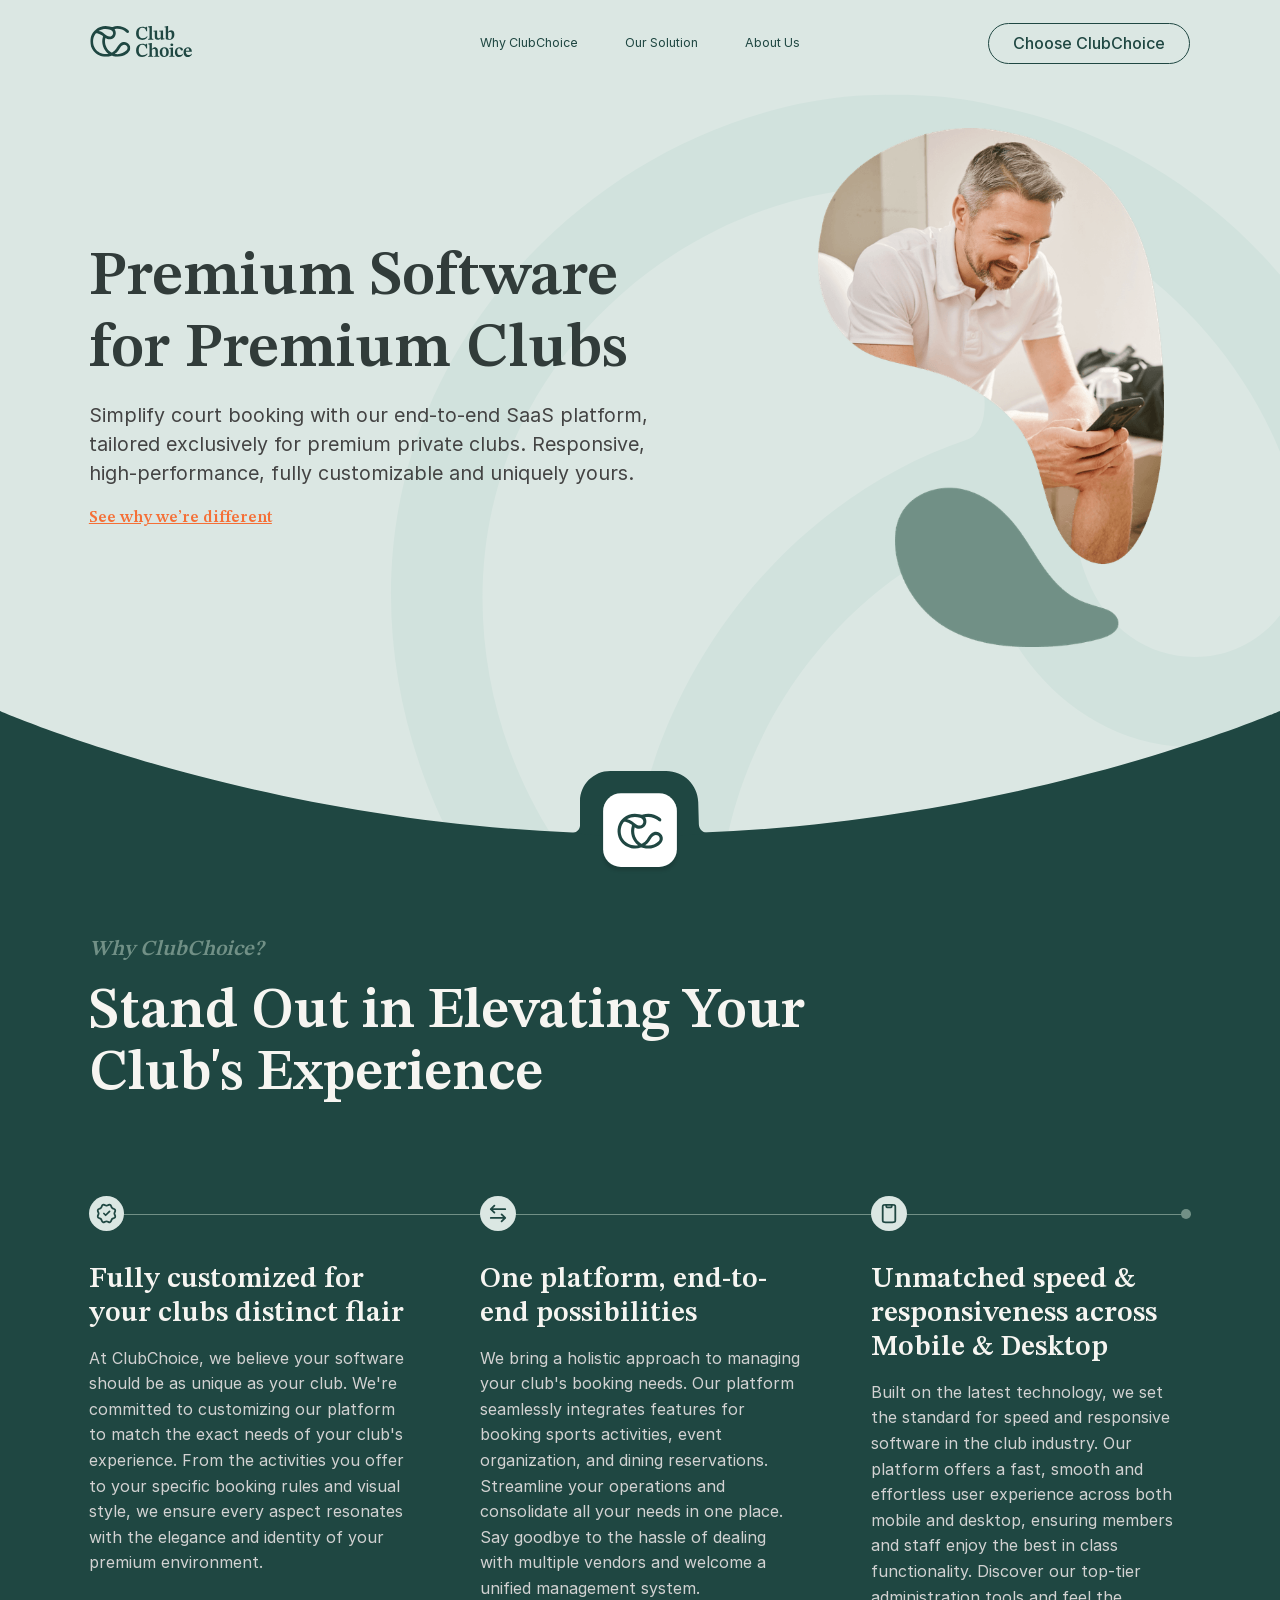
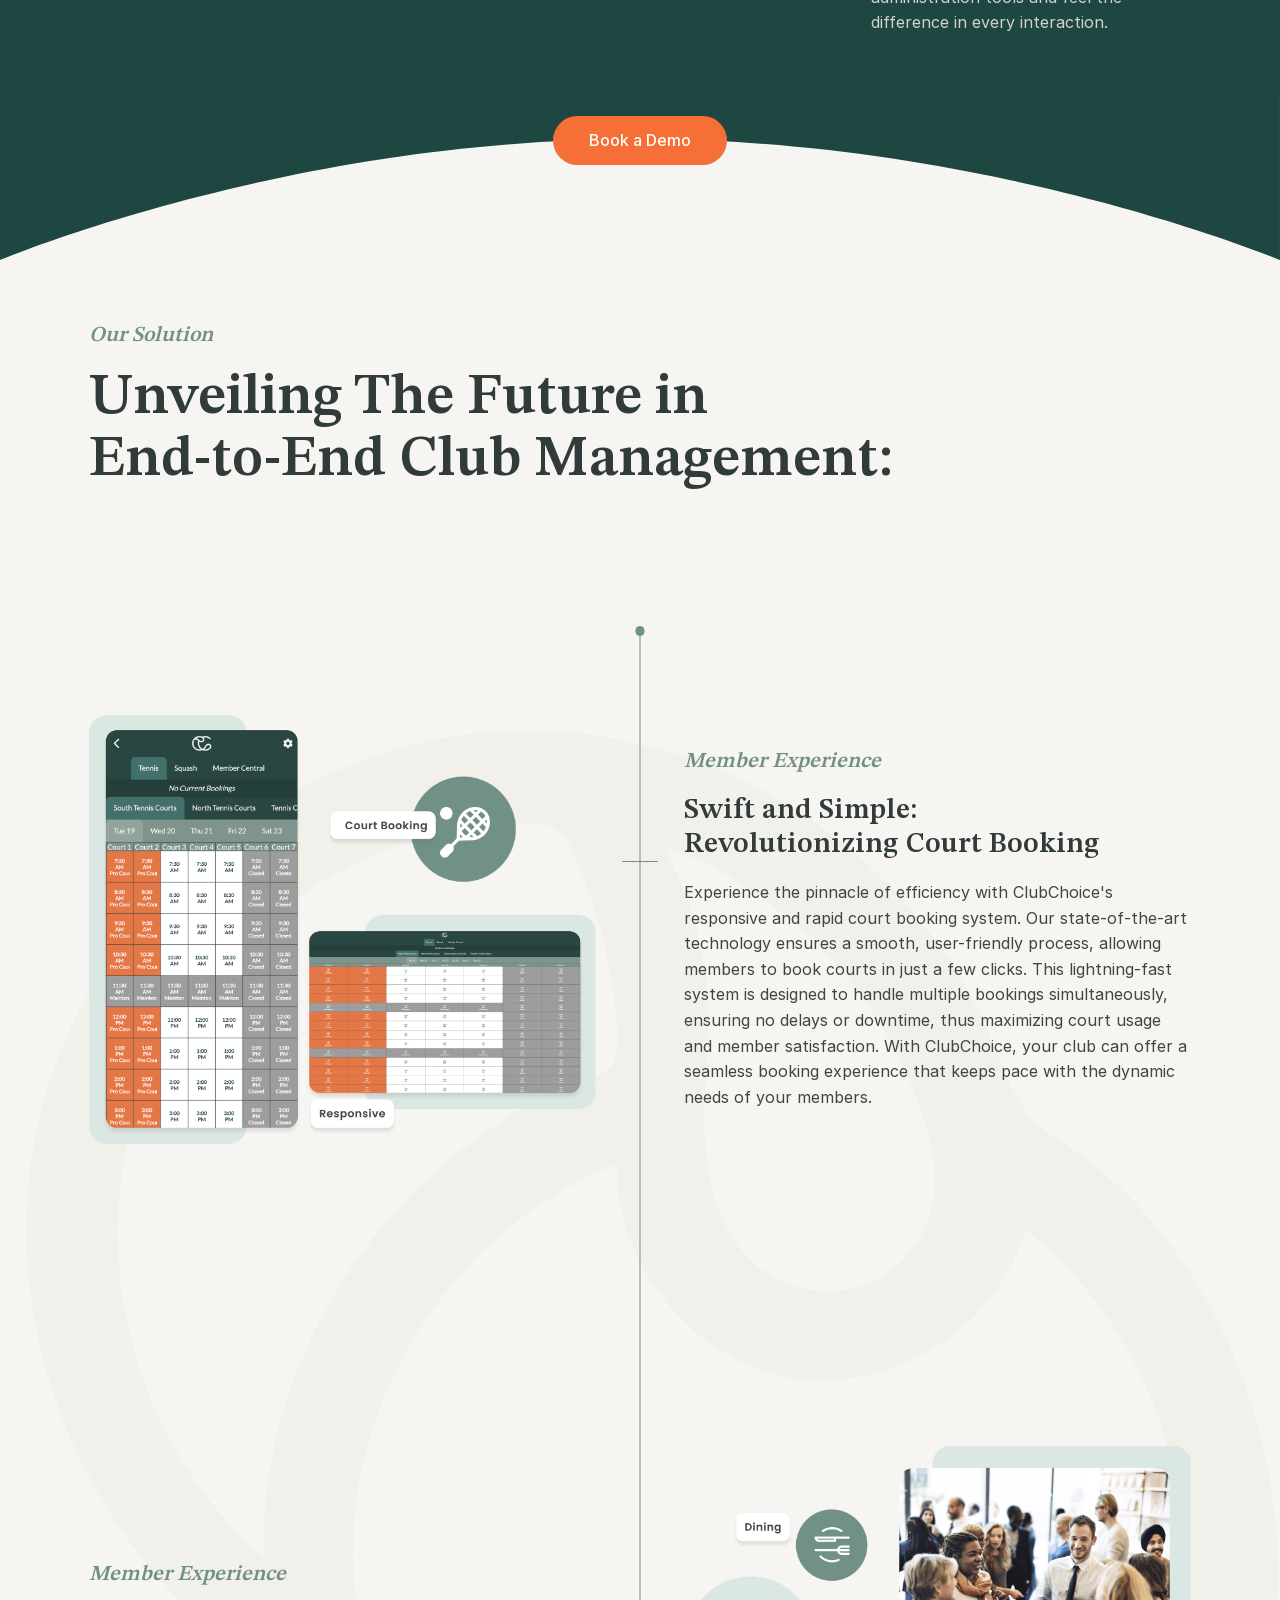
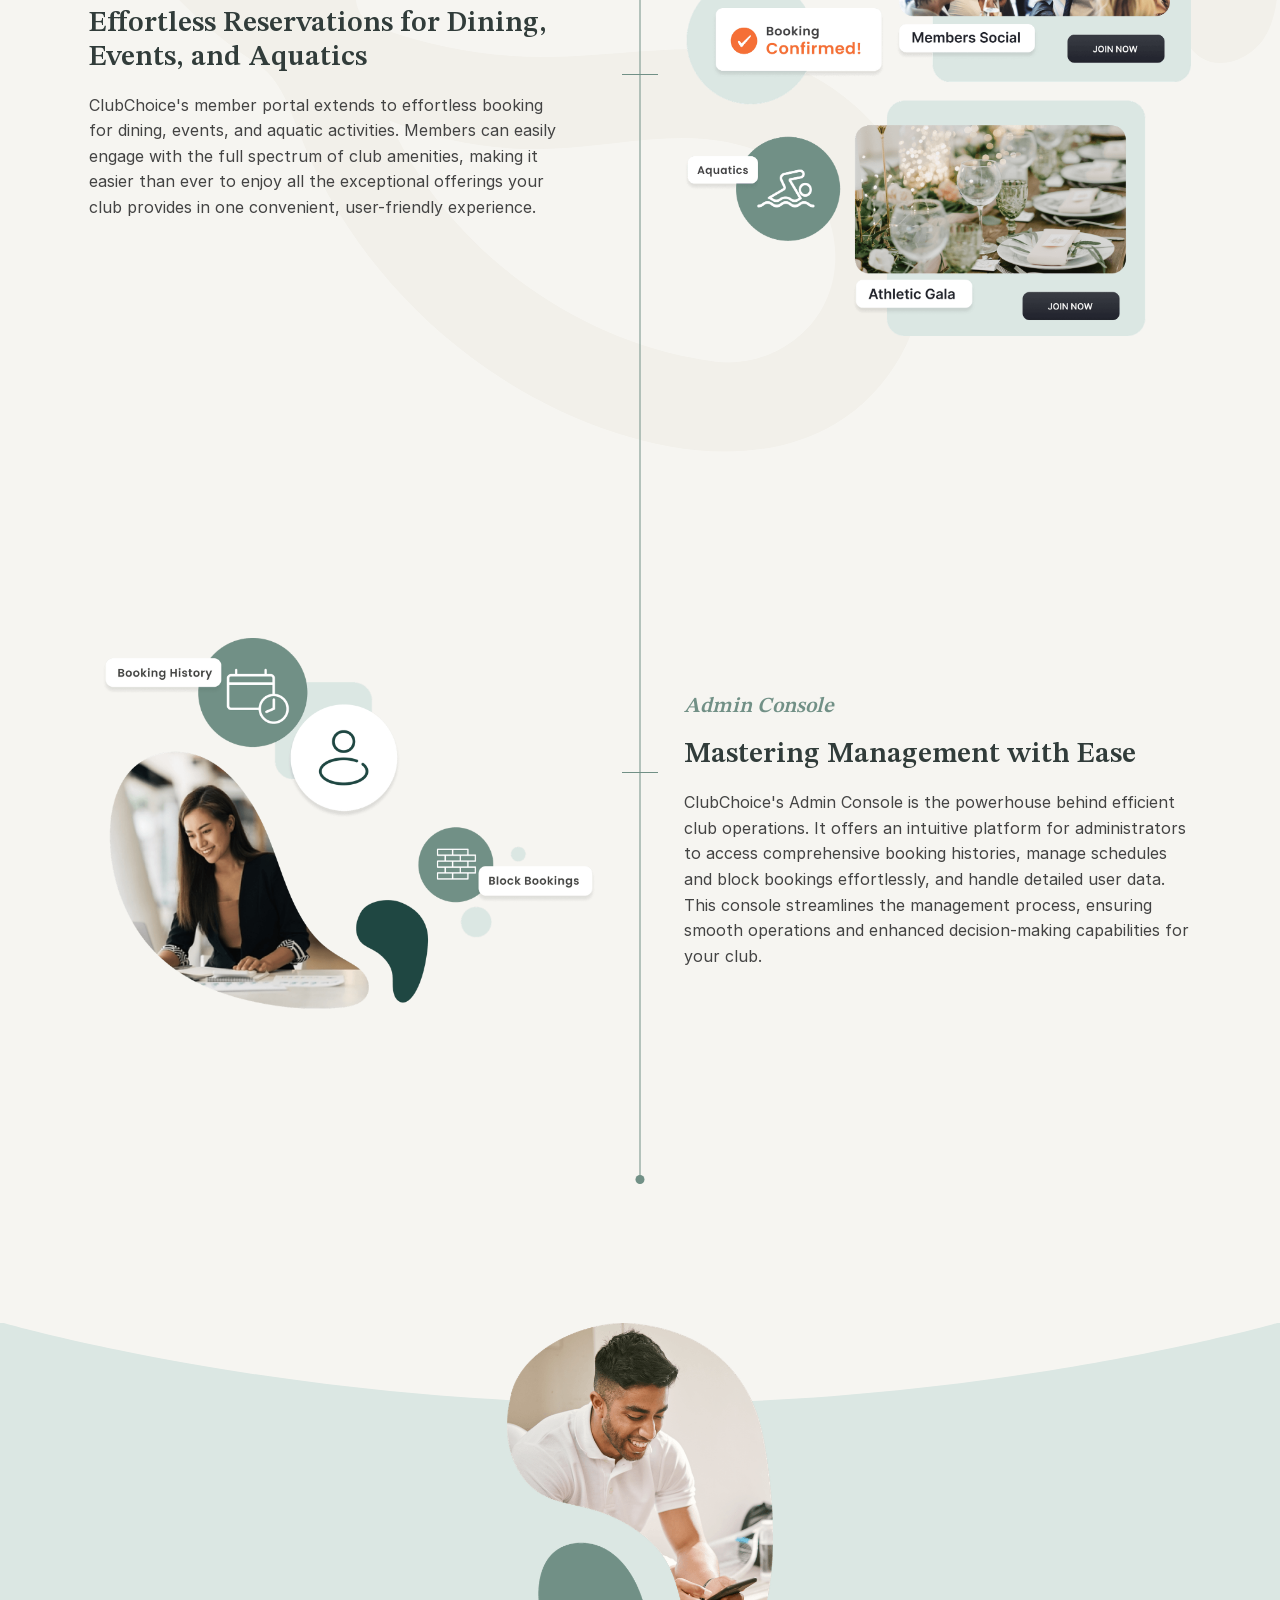
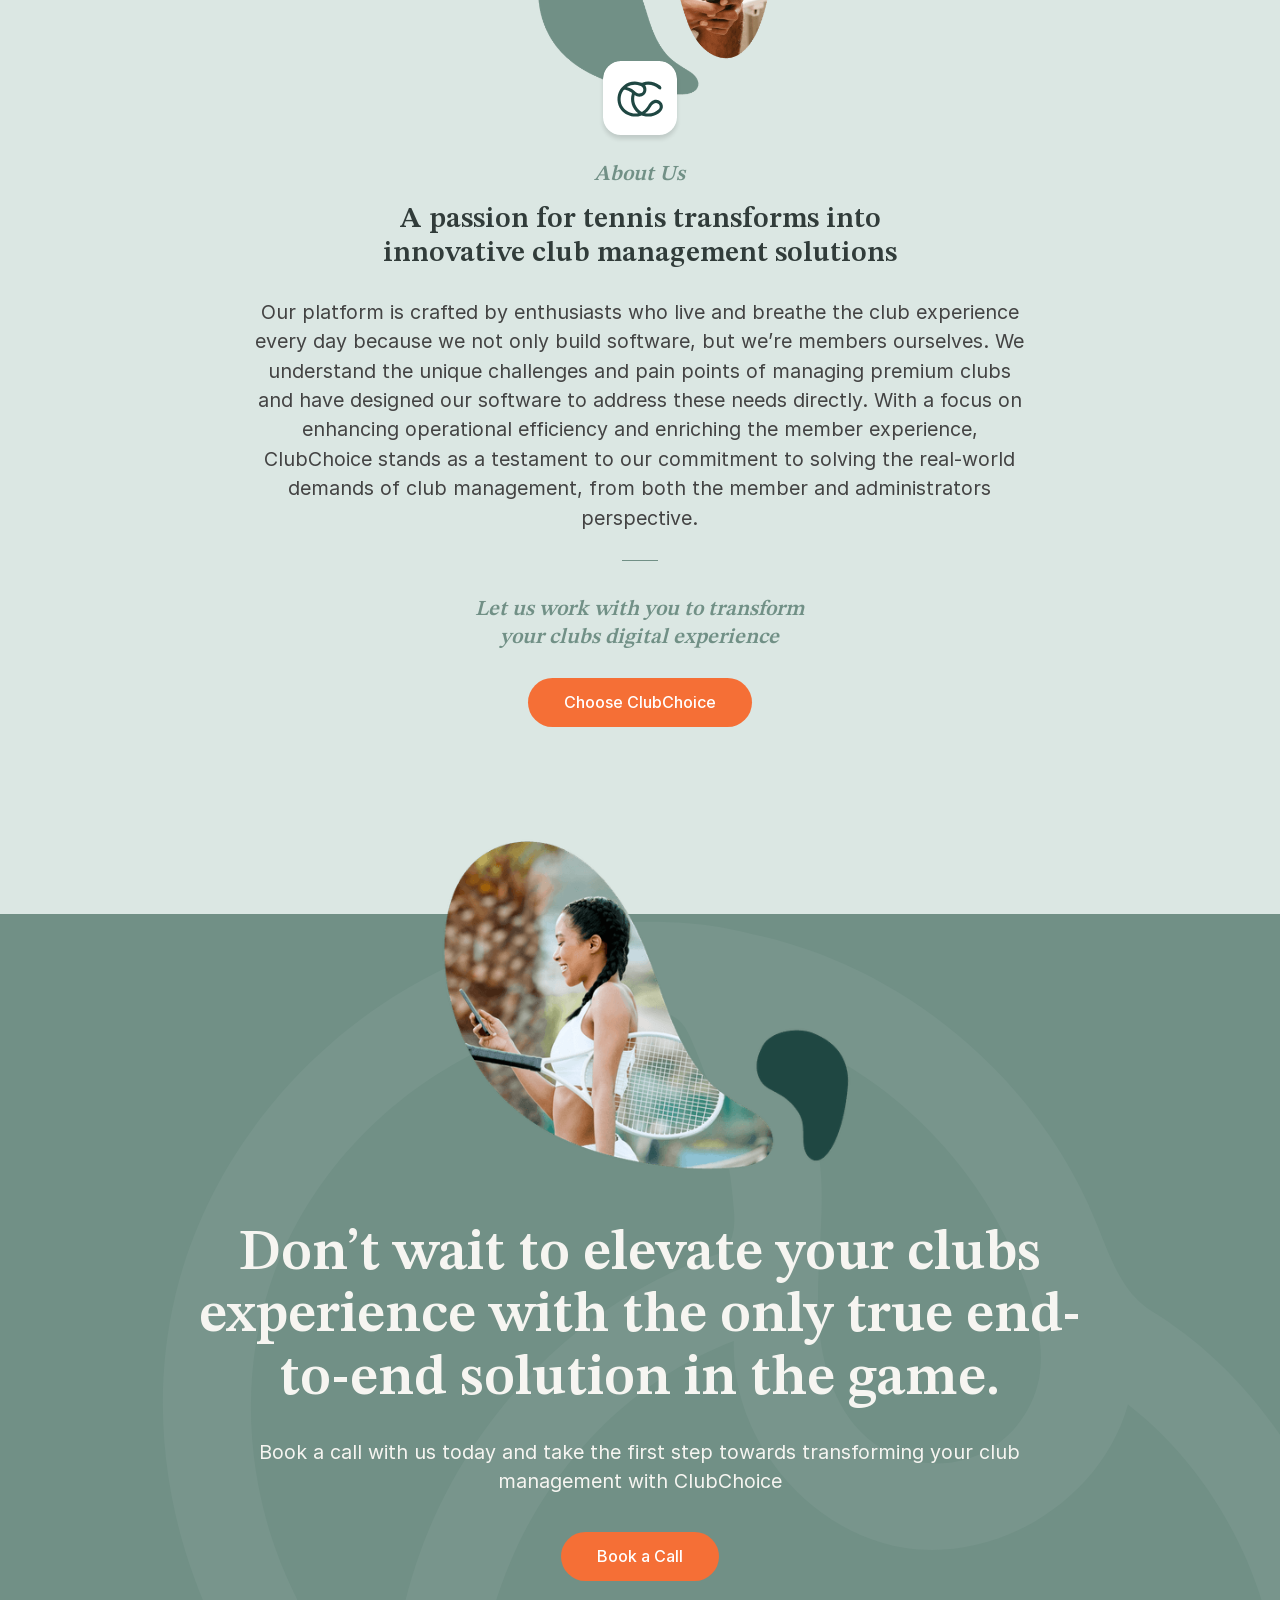
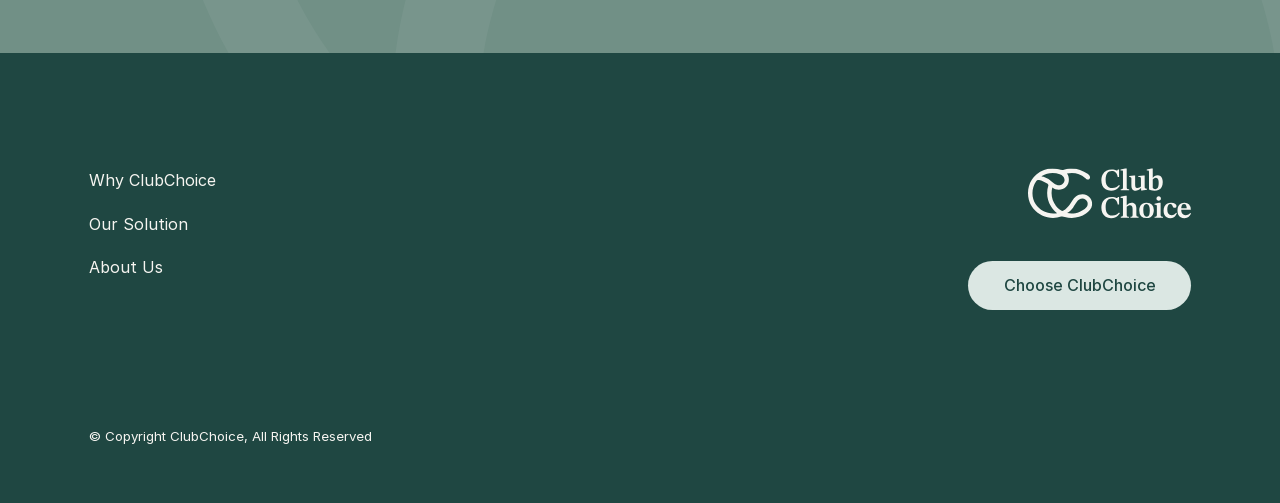
<file: index.html>
<!DOCTYPE html><!--  This site was created in Webflow. https://webflow.com  --><!--  Last Published: Wed Oct 07 2026 18:00:38 GMT+0000 (Coordinated Universal Time)  -->
<html data-wf-page="65717aac05986f1504d89eb2" data-wf-site="65717aac05986f1504d89eb3">
<head>
  <meta charset="utf-8">
  <title>Premium Software for Premium Clubs</title>
  <meta content="Simplify court booking with our end-to-end SaaS platform, tailored exclusively for premium tennis and squash clubs." name="description">
  <meta content="https://www.clubchoice.io/images/ClubChoice_OpenGraph.png" property="og:image">
  <meta content="https://www.clubchoice.io/images/ClubChoice_OpenGraph.png" name="twitter:image">
  <meta content="width=device-width, initial-scale=1" name="viewport">
  <meta content="Webflow" name="generator">
  <link href="css/normalize.css" rel="stylesheet" type="text/css">
  <link href="css/webflow.css" rel="stylesheet" type="text/css">
  <link href="css/club-champs-wf.webflow.css" rel="stylesheet" type="text/css">
  <link href="fonts/fonts.css" rel="stylesheet" type="text/css">
  <script type="text/javascript">!function(o,c){var n=c.documentElement,t=" w-mod-";n.className+=t+"js",("ontouchstart"in o||o.DocumentTouch&&c instanceof DocumentTouch)&&(n.className+=t+"touch")}(window,document);</script>
  <link href="images/favicon.png" rel="shortcut icon" type="image/x-icon">
  <link href="images/webclip.png" rel="apple-touch-icon">
</head>
<body>
  <div data-animation="default" data-collapse="small" data-duration="400" data-easing="ease" data-easing2="ease" role="banner" class="navbar w-nav">
    <div class="container nav-container">
      <a href="#" class="brand w-nav-brand"><img src="images/logo_full-1.svg" loading="lazy" alt=""></a>
      <nav role="navigation" id="w-node-c37aaa53-3207-cb44-240b-b74e843eb843-843eb83f" class="nav-menu w-nav-menu">
        <a href="#why-club-champ" class="nav-link w-inline-block">
          <div>Why ClubChoice</div>
          <div class="nav-active-bar"></div>
        </a>
        <a href="#our-solution" class="nav-link w-inline-block">
          <div>Our Solution</div>
          <div class="nav-active-bar"></div>
        </a>
        <a href="#about-us" class="nav-link w-inline-block">
          <div>About Us</div>
          <div class="nav-active-bar"></div>
        </a>
        <div class="mb-only mt3">
          <a href="https://calendly.com/clubchamp/clubchamp-intro" class="outline-btn w-button">Choose ClubChoice</a>
        </div>
      </nav>
      <div id="w-node-c37aaa53-3207-cb44-240b-b74e843eb852-843eb83f" class="dt-only">
        <a href="https://calendly.com/clubchamp/clubchamp-intro" class="outline-btn w-button">Choose ClubChoice</a>
      </div>
      <div id="w-node-c37aaa53-3207-cb44-240b-b74e843eb854-843eb83f" class="menu-button w-nav-button">
        <div class="menu-btn-bar mbr1"></div>
        <div class="menu-btn-bar mbr2"></div>
        <div class="menu-btn-bar mbr3"></div>
      </div>
    </div>
  </div>
  <div class="w-embed">
    <style>
html{
font-size:1vw;
}
@media (min-width:1400px){
  html{
  font-size:14px;
  }
}
@media (max-width:991px){
 html{
 	font-size:1.15vw;
 }
}
@media (max-width:767px){
 html{
 	font-size:10px;
 }
}
a{
	color:inherit
}
.color-svg svg{
	color:inherit;
	fill:currentColor;
}
.w--current .nav-active-bar{
opacity:1;
}
</style>
  </div>
  <div class="no-overflow">
    <section class="section hero-bg">
      <div class="container hero-container"><img src="images/Mask-group-2.svg" loading="lazy" alt="" class="hero-bg-image">
        <div class="hero-content-box">
          <h1>Premium Software for Premium Clubs</h1>
          <div class="mt1-6">
            <p class="body-large-txt">Simplify court booking with our end-to-end SaaS platform, tailored exclusively for premium private clubs. Responsive, high-performance, fully customizable and uniquely yours.</p>
          </div>
          <div class="mt2">
            <a href="#why-club-champ" class="text-link">See why we’re different</a>
          </div>
        </div><img src="images/Group-1171276453-1.png" loading="lazy" sizes="(max-width: 767px) 200px, (max-width: 991px) 31vw, 27vw" srcset="images/Group-1171276453-1-p-500.png 500w, images/Group-1171276453-1.png 774w" alt="" class="hero-image">
      </div>
    </section>
    <section id="why-club-champ" class="section why-club-bg">
      <div class="why-half-bg"></div>
      <div class="container why-club-container">
        <div>
          <div class="why-logo-wrap"><img src="images/Group-1171276457-3.svg" loading="lazy" alt=""></div>
          <div class="pre-heading">Why ClubChoice?</div>
          <div class="mt2">
            <h2 class="light-text-header">Stand Out in Elevating Your<span class="dt-br"> </span>Club&#x27;s Experience</h2>
          </div>
        </div>
        <div class="w-layout-grid why-drid">
          <div id="w-node-df497853-cad6-2fe2-926a-d12f8e9fc224-04d89eb2">
            <div class="why-club-header"><img src="images/Group-1171276456.svg" loading="lazy" alt="" class="why-icon">
              <h3 class="light-text-header">Fully customized for your clubs distinct flair</h3>
            </div>
            <div class="mt1-6">
              <p>At ClubChoice, we believe your software should be as unique as your club. We&#x27;re committed to customizing our platform to match the exact needs of your club&#x27;s experience. From the activities you offer to your specific booking rules and visual style, we ensure every aspect resonates with the elegance and identity of your premium environment.</p>
            </div>
          </div>
          <div id="w-node-d2b16a3f-95f0-96fd-9a74-abdf0cfc8908-04d89eb2">
            <div class="why-club-header"><img src="images/Group-1171276457.svg" loading="lazy" alt="" class="why-icon">
              <h3 class="light-text-header">One platform, end-to-end possibilities</h3>
            </div>
            <div class="mt1-6">
              <p>We bring a holistic approach to managing your club&#x27;s booking needs. Our platform seamlessly integrates features for booking sports activities, event organization, and dining reservations. Streamline your operations and consolidate all your needs in one place. Say goodbye to the hassle of dealing with multiple vendors and welcome a unified management system.</p>
            </div>
          </div>
          <div id="w-node-_07383cf0-4640-8fcf-5d18-fda47e85ad53-04d89eb2">
            <div class="why-club-header"><img src="images/Group-1171276458.svg" loading="lazy" alt="" class="why-icon">
              <h3 class="light-text-header">Unmatched speed &amp; responsiveness across Mobile &amp; Desktop</h3>
            </div>
            <div class="mt1-6">
              <p>Built on the latest technology, we set the standard for speed and responsive software in the club industry. Our platform offers a fast, smooth and effortless user experience across both mobile and desktop, ensuring members and staff enjoy the best in class functionality. Discover our top-tier administration tools and feel the difference in every interaction.</p>
            </div>
          </div>
          <div id="w-node-_1c7801c7-e737-bdcd-2c14-ef2238930738-04d89eb2" class="why-bar">
            <div class="swperator-dot"></div>
          </div>
        </div>
        <div class="txt-ctr btn-curve-align">
          <a href="https://calendly.com/clubchamp/clubchamp-intro" class="btn w-button">Book a Demo</a>
        </div>
      </div>
    </section>
  </div>
  <section id="our-solution" class="section bg-light-white">
    <div class="container solution-container">
      <div>
        <div class="pre-heading">Our Solution</div>
        <div class="mt2">
          <h2>Unveiling The Future in<span class="dt-br"> </span>End-to-End Club Management: </h2>
        </div>
      </div>
      <div class="w-layout-grid solution-grid"><img src="images/asset1.png" loading="lazy" width="232323" id="w-node-_5e45b2c6-75c3-73c4-e685-fb6b4e526ff6-04d89eb2" alt="" srcset="images/asset1-p-500.png 500w, images/asset1-p-800.png 800w, images/asset1-p-1080.png 1080w, images/asset1-p-1600.png 1600w, images/asset1-p-2000.png 2000w, images/asset1.png 2276w" sizes="(max-width: 479px) 87vw, (max-width: 767px) 92vw, (max-width: 991px) 93vw, 86vw">
        <div id="w-node-_380e7fed-a6f7-00b8-6529-9518298b3a4d-04d89eb2" class="mb-pb4">
          <div class="relative">
            <div class="solution-position-bar"></div>
            <div class="pre-heading">Member Experience</div>
            <div class="mt2 mb-mt1">
              <h3>Swift and Simple: <br>Revolutionizing Court Booking</h3>
            </div>
          </div>
          <div class="mt2">
            <p>Experience the pinnacle of efficiency with ClubChoice&#x27;s responsive and rapid court booking system. Our state-of-the-art technology ensures a smooth, user-friendly process, allowing members to book courts in just a few clicks. This lightning-fast system is designed to handle multiple bookings simultaneously, ensuring no delays or downtime, thus maximizing court usage and member satisfaction. With ClubChoice, your club can offer a seamless booking experience that keeps pace with the dynamic needs of your members.</p>
          </div>
        </div>
        <div id="w-node-_5adc3b8d-7011-dba1-efad-fe3b987a765f-04d89eb2" class="mb-pb4">
          <div class="relative">
            <div class="pre-heading">Member Experience</div>
            <div class="mt2 mb-mt1">
              <h3>Effortless Reservations for Dining, Events, and Aquatics</h3>
            </div>
            <div class="solution-position-bar right-side"></div>
          </div>
          <div class="mt2 mw53">
            <p>ClubChoice&#x27;s member portal extends to effortless booking for dining, events, and aquatic activities. Members can easily engage with the full spectrum of club amenities, making it easier than ever to enjoy all the exceptional offerings your club provides in one convenient, user-friendly experience.</p>
          </div>
        </div><img src="images/Group-1171276474.png" loading="lazy" width="232323" id="w-node-_42c26889-62a9-d9ba-10f9-91cb991ef2fc-04d89eb2" alt="" srcset="images/Group-1171276474-p-500.png 500w, images/Group-1171276474-p-800.png 800w, images/Group-1171276474-p-1080.png 1080w, images/Group-1171276474-p-1600.png 1600w, images/Group-1171276474-p-2000.png 2000w, images/Group-1171276474.png 2300w" sizes="(max-width: 479px) 87vw, (max-width: 767px) 92vw, (max-width: 991px) 93vw, 86vw"><img src="images/Group-1171276484.png" loading="lazy" width="232323" id="w-node-_2de493f2-b672-828c-4182-32c6a7ddb8cf-04d89eb2" alt="" srcset="images/Group-1171276484-p-500.png 500w, images/Group-1171276484-p-800.png 800w, images/Group-1171276484-p-1080.png 1080w, images/Group-1171276484-p-1600.png 1600w, images/Group-1171276484-p-2000.png 2000w, images/Group-1171276484.png 2192w" sizes="(max-width: 479px) 87vw, (max-width: 767px) 92vw, (max-width: 991px) 93vw, 86vw">
        <div id="w-node-d9b36e36-33b0-86c1-517f-fa4078b8e00d-04d89eb2">
          <div class="relative">
            <div class="pre-heading">Admin Console</div>
            <div class="mt2 mb-mt1">
              <h3>Mastering Management with Ease</h3>
            </div>
            <div class="solution-position-bar"></div>
          </div>
          <div class="mt2">
            <p>ClubChoice&#x27;s Admin Console is the powerhouse behind efficient club operations. It offers an intuitive platform for administrators to access comprehensive booking histories, manage schedules and block bookings effortlessly, and handle detailed user data. This console streamlines the management process, ensuring smooth operations and enhanced decision-making capabilities for your club.</p>
          </div>
        </div>
        <div id="w-node-_3c112c74-16e7-1a64-75d2-350c88e81106-04d89eb2" class="solutions-seperator-bar">
          <div class="swperator-dot"></div>
          <div class="swperator-dot"></div>
        </div>
      </div>
    </div>
  </section>
  <section id="about-us" class="section about-sec">
    <div class="container about-container">
      <div class="about-img-wrap"><img src="images/Group-1171276456-1.png" loading="lazy" width="232323" sizes="(max-width: 767px) 150px, (max-width: 991px) 24vw, 21vw" alt="" srcset="images/Group-1171276456-1-p-500.png 500w, images/Group-1171276456-1.png 606w"></div>
      <div class="txt-ctr about-body"><img src="images/Group-1171276447.svg" loading="lazy" width="2222" alt="" class="logo">
        <div class="mt3">
          <div class="pre-heading">About Us</div>
        </div>
        <div class="mt1-6">
          <div class="mw8p">
            <h3>A passion for tennis transforms into innovative club management solutions</h3>
          </div>
        </div>
        <div class="mt3">
          <p class="body-large-txt">Our platform is crafted by enthusiasts who live and breathe the club experience every day because we not only build software, but we’re members ourselves. We understand the unique challenges and pain points of managing premium clubs and have designed our software to address these needs directly. With a focus on enhancing operational efficiency and enriching the member experience, ClubChoice stands as a testament to our commitment to solving the real-world demands of club management, from both the member and administrators perspective.</p>
        </div>
        <div class="about-seperator"></div>
        <div class="pre-heading">Let us work with you to transform <br>your clubs digital experience</div>
        <div class="mt3">
          <a href="https://calendly.com/clubchamp/clubchamp-intro" class="btn w-button">Choose ClubChoice</a>
        </div>
      </div>
    </div>
  </section>
  <section class="section cta-sec">
    <div class="container cta-container">
      <div class="cta-img-wrap"><img src="images/Group-1171276450-1.png" loading="lazy" width="2323" sizes="(max-width: 767px) 250px, (max-width: 991px) 40vw, 35vw" alt="" srcset="images/Group-1171276450-1-p-500.png 500w, images/Group-1171276450-1-p-800.png 800w, images/Group-1171276450-1.png 1005w"></div>
      <div class="cta-txt-wrap">
        <h2 class="light-text-header">Don’t wait to elevate your clubs experience with the only true end-to-end solution in the game.</h2>
        <div class="mt3 mb-mt2">
          <div class="mw86">
            <p class="body-large-txt">Book a call with us today and take the first step towards transforming your club management with ClubChoice</p>
          </div>
        </div>
        <div class="mt4">
          <a href="https://calendly.com/clubchamp/clubchamp-intro" class="btn w-button">Book a Call</a>
        </div>
      </div>
    </div>
  </section>
  <section class="section green-bg">
    <div class="container footer-container">
      <div id="w-node-e1cca58d-d1b5-1bfa-9e40-793ad7e505ef-d7e505ed">
        <a href="#why-club-champ" class="footer-link">Why ClubChoice</a>
        <a href="#our-solution" class="footer-link">Our Solution</a>
        <a href="#about-us" class="footer-link">About Us</a>
        <div class="mb-only mt3">
          <a href="https://calendly.com/clubchamp/clubchamp-intro" class="btn white-btn w-button">Choose ClubChoice</a>
        </div>
      </div>
      <div id="w-node-e1cca58d-d1b5-1bfa-9e40-793ad7e505f8-d7e505ed"><img src="images/logo_full.svg" loading="lazy" alt="" class="footer-logo">
        <div class="dt-only">
          <a href="https://calendly.com/clubchamp/clubchamp-intro" class="btn white-btn w-button">Choose ClubChoice</a>
        </div>
      </div>
      <div id="w-node-e1cca58d-d1b5-1bfa-9e40-793ad7e505fc-d7e505ed" class="body-small-txt">© Copyright ClubChoice, All Rights Reserved</div>
    </div>
  </section>
  <section class="section">
    <div class="container"></div>
  </section>
  <section class="section">
    <div class="container"></div>
  </section>
  <script src="https://d3e54v103j8qbb.cloudfront.net/js/jquery-3.5.1.min.dc5e7f18c8.js?site=65717aac05986f1504d89eb3" type="text/javascript" integrity="sha256-9/aliU8dGd2tb6OSsuzixeV4y/faTqgFtohetphbbj0=" crossorigin="anonymous"></script>
  <script src="js/webflow.js" type="text/javascript"></script>
</body>
</html>
</file>
<file: css/webflow.css>
@font-face {
  font-family: 'webflow-icons';
  src: url("[data-uri]") format('truetype');
  font-weight: normal;
  font-style: normal;
}
[class^="w-icon-"],
[class*=" w-icon-"] {
  /* use !important to prevent issues with browser extensions that change fonts */
  font-family: 'webflow-icons' !important;
  speak: none;
  font-style: normal;
  font-weight: normal;
  font-variant: normal;
  text-transform: none;
  line-height: 1;
  /* Better Font Rendering =========== */
  -webkit-font-smoothing: antialiased;
  -moz-osx-font-smoothing: grayscale;
}
.w-icon-slider-right:before {
  content: "\e600";
}
.w-icon-slider-left:before {
  content: "\e601";
}
.w-icon-nav-menu:before {
  content: "\e602";
}
.w-icon-arrow-down:before,
.w-icon-dropdown-toggle:before {
  content: "\e603";
}
.w-icon-file-upload-remove:before {
  content: "\e900";
}
.w-icon-file-upload-icon:before {
  content: "\e903";
}
* {
  -webkit-box-sizing: border-box;
  -moz-box-sizing: border-box;
  box-sizing: border-box;
}
html {
  height: 100%;
}
body {
  margin: 0;
  min-height: 100%;
  background-color: #fff;
  font-family: Arial, sans-serif;
  font-size: 14px;
  line-height: 20px;
  color: #333;
}
img {
  max-width: 100%;
  vertical-align: middle;
  display: inline-block;
}
html.w-mod-touch * {
  background-attachment: scroll !important;
}
.w-block {
  display: block;
}
.w-inline-block {
  max-width: 100%;
  display: inline-block;
}
.w-clearfix:before,
.w-clearfix:after {
  content: " ";
  display: table;
  grid-column-start: 1;
  grid-row-start: 1;
  grid-column-end: 2;
  grid-row-end: 2;
}
.w-clearfix:after {
  clear: both;
}
.w-hidden {
  display: none;
}
.w-button {
  display: inline-block;
  padding: 9px 15px;
  background-color: #3898EC;
  color: white;
  border: 0;
  line-height: inherit;
  text-decoration: none;
  cursor: pointer;
  border-radius: 0;
}
input.w-button {
  -webkit-appearance: button;
}
:where(button.w-popover-trigger) {
  background-color: transparent;
  border: 0;
  color: inherit;
  cursor: pointer;
  font: inherit;
  line-height: inherit;
  margin: 0;
  padding: 0;
  text-align: inherit;
  text-decoration: inherit;
}
.w-popover {
  position-anchor: none;
}
.w-popover[popover]:not(:popover-open) {
  display: none;
}
html[data-w-dynpage] [data-w-cloak] {
  color: transparent !important;
}
.w-code-block {
  margin: unset;
}
pre.w-code-block code {
  all: inherit;
}
pre.w-code-block code > span {
  display: block !important;
}
.w-optimization {
  display: contents;
}
.w-webflow-badge,
.w-webflow-badge > img {
  box-sizing: unset;
  width: unset;
  height: unset;
  max-height: unset;
  max-width: unset;
  min-height: unset;
  min-width: unset;
  margin: unset;
  padding: unset;
  float: unset;
  clear: unset;
  border: unset;
  border-radius: unset;
  background: unset;
  background-image: unset;
  background-position: unset;
  background-size: unset;
  background-repeat: unset;
  background-origin: unset;
  background-clip: unset;
  background-attachment: unset;
  background-color: unset;
  box-shadow: unset;
  transform: unset;
  transition: unset;
  direction: unset;
  font-family: unset;
  font-weight: unset;
  color: unset;
  font-size: unset;
  line-height: unset;
  font-style: unset;
  font-variant: unset;
  text-align: unset;
  letter-spacing: unset;
  text-decoration: unset;
  text-indent: unset;
  text-transform: unset;
  list-style-type: unset;
  text-shadow: unset;
  vertical-align: unset;
  cursor: unset;
  white-space: unset;
  word-break: unset;
  word-spacing: unset;
  word-wrap: unset;
}
.w-webflow-badge {
  position: fixed !important;
  display: inline-block !important;
  visibility: visible !important;
  opacity: 1 !important;
  z-index: 2147483647 !important;
  top: auto !important;
  right: 12px !important;
  bottom: 12px !important;
  left: auto !important;
  color: #aaadb0 !important;
  background-color: #fff !important;
  border-radius: 3px !important;
  padding: 6px !important;
  font-size: 12px !important;
  line-height: 14px !important;
  text-decoration: none !important;
  transform: none !important;
  margin: 0 !important;
  width: auto !important;
  height: auto !important;
  overflow: unset !important;
  white-space: nowrap;
  box-shadow: 0 0 0 1px rgba(0, 0, 0, 0.1), 0px 1px 3px rgba(0, 0, 0, 0.1);
  cursor: pointer;
}
.w-webflow-badge > img {
  position: unset;
  display: inline-block !important;
  visibility: unset !important;
  opacity: 1 !important;
  vertical-align: middle !important;
}
h1,
h2,
h3,
h4,
h5,
h6 {
  font-weight: bold;
  margin-bottom: 10px;
}
h1 {
  font-size: 38px;
  line-height: 44px;
  margin-top: 20px;
}
h2 {
  font-size: 32px;
  line-height: 36px;
  margin-top: 20px;
}
h3 {
  font-size: 24px;
  line-height: 30px;
  margin-top: 20px;
}
h4 {
  font-size: 18px;
  line-height: 24px;
  margin-top: 10px;
}
h5 {
  font-size: 14px;
  line-height: 20px;
  margin-top: 10px;
}
h6 {
  font-size: 12px;
  line-height: 18px;
  margin-top: 10px;
}
p {
  margin-top: 0;
  margin-bottom: 10px;
}
blockquote {
  margin: 0 0 10px 0;
  padding: 10px 20px;
  border-left: 5px solid #E2E2E2;
  font-size: 18px;
  line-height: 22px;
}
figure {
  margin: 0;
  margin-bottom: 10px;
}
figcaption {
  margin-top: 5px;
  text-align: center;
}
ul,
ol {
  margin-top: 0px;
  margin-bottom: 10px;
  padding-left: 40px;
}
.w-list-unstyled {
  padding-left: 0;
  list-style: none;
}
.w-embed:before,
.w-embed:after {
  content: " ";
  display: table;
  grid-column-start: 1;
  grid-row-start: 1;
  grid-column-end: 2;
  grid-row-end: 2;
}
.w-embed:after {
  clear: both;
}
.w-video {
  width: 100%;
  position: relative;
  padding: 0;
}
.w-video iframe,
.w-video object,
.w-video embed {
  position: absolute;
  top: 0;
  left: 0;
  width: 100%;
  height: 100%;
  border: none;
}
fieldset {
  padding: 0;
  margin: 0;
  border: 0;
}
button,
[type='button'],
[type='reset'] {
  border: 0;
  cursor: pointer;
  -webkit-appearance: button;
}
.w-form {
  margin: 0 0 15px;
}
.w-form-done {
  display: none;
  padding: 20px;
  text-align: center;
  background-color: #dddddd;
}
.w-form-fail {
  display: none;
  margin-top: 10px;
  padding: 10px;
  background-color: #ffdede;
}
label {
  display: block;
  margin-bottom: 5px;
  font-weight: bold;
}
.w-input,
.w-select {
  display: block;
  width: 100%;
  height: 38px;
  padding: 8px 12px;
  margin-bottom: 10px;
  font-size: 14px;
  line-height: 1.42857143;
  color: #333333;
  vertical-align: middle;
  background-color: #ffffff;
  border: 1px solid #cccccc;
}
.w-input::placeholder,
.w-select::placeholder {
  color: #999;
}
.w-input:focus,
.w-select:focus {
  border-color: #3898EC;
  outline: 0;
}
.w-input[disabled],
.w-select[disabled],
.w-input[readonly],
.w-select[readonly],
fieldset[disabled] .w-input,
fieldset[disabled] .w-select {
  cursor: not-allowed;
}
.w-input[disabled]:not(.w-input-disabled),
.w-select[disabled]:not(.w-input-disabled),
.w-input[readonly],
.w-select[readonly],
fieldset[disabled]:not(.w-input-disabled) .w-input,
fieldset[disabled]:not(.w-input-disabled) .w-select {
  background-color: #eeeeee;
}
textarea.w-input,
textarea.w-select {
  height: auto;
}
.w-select {
  background-color: #f3f3f3;
}
.w-select[multiple] {
  height: auto;
}
.w-form-label {
  display: inline-block;
  cursor: pointer;
  font-weight: normal;
  margin-bottom: 0px;
}
.w-radio {
  display: block;
  margin-bottom: 5px;
  padding-left: 20px;
}
.w-radio:before,
.w-radio:after {
  content: " ";
  display: table;
  grid-column-start: 1;
  grid-row-start: 1;
  grid-column-end: 2;
  grid-row-end: 2;
}
.w-radio:after {
  clear: both;
}
.w-radio-input {
  margin: 4px 0 0;
  line-height: normal;
  float: left;
  margin-left: -20px;
}
.w-radio-input {
  margin-top: 3px;
}
.w-file-upload {
  display: block;
  margin-bottom: 10px;
}
.w-file-upload-input {
  width: 0.1px;
  height: 0.1px;
  opacity: 0;
  overflow: hidden;
  position: absolute;
  z-index: -100;
}
.w-file-upload-default,
.w-file-upload-uploading,
.w-file-upload-success {
  display: inline-block;
  color: #333333;
}
.w-file-upload-error {
  display: block;
  margin-top: 10px;
}
.w-file-upload-default.w-hidden,
.w-file-upload-uploading.w-hidden,
.w-file-upload-error.w-hidden,
.w-file-upload-success.w-hidden {
  display: none;
}
.w-file-upload-uploading-btn {
  display: flex;
  font-size: 14px;
  font-weight: normal;
  cursor: pointer;
  margin: 0;
  padding: 8px 12px;
  border: 1px solid #cccccc;
  background-color: #fafafa;
}
.w-file-upload-file {
  display: flex;
  flex-grow: 1;
  justify-content: space-between;
  margin: 0;
  padding: 8px 9px 8px 11px;
  border: 1px solid #cccccc;
  background-color: #fafafa;
}
.w-file-upload-file-name {
  font-size: 14px;
  font-weight: normal;
  display: block;
}
.w-file-remove-link {
  margin-top: 3px;
  margin-left: 10px;
  width: auto;
  height: auto;
  padding: 3px;
  display: block;
  cursor: pointer;
}
.w-icon-file-upload-remove {
  margin: auto;
  font-size: 10px;
}
.w-file-upload-error-msg {
  display: inline-block;
  color: #ea384c;
  padding: 2px 0;
}
.w-file-upload-info {
  display: inline-block;
  line-height: 38px;
  padding: 0 12px;
}
.w-file-upload-label {
  display: inline-block;
  font-size: 14px;
  font-weight: normal;
  cursor: pointer;
  margin: 0;
  padding: 8px 12px;
  border: 1px solid #cccccc;
  background-color: #fafafa;
}
.w-icon-file-upload-icon,
.w-icon-file-upload-uploading {
  display: inline-block;
  margin-right: 8px;
  width: 20px;
}
.w-icon-file-upload-uploading {
  height: 20px;
}
.w-container {
  margin-left: auto;
  margin-right: auto;
  max-width: 940px;
}
.w-container:before,
.w-container:after {
  content: " ";
  display: table;
  grid-column-start: 1;
  grid-row-start: 1;
  grid-column-end: 2;
  grid-row-end: 2;
}
.w-container:after {
  clear: both;
}
.w-container .w-row {
  margin-left: -10px;
  margin-right: -10px;
}
.w-row:before,
.w-row:after {
  content: " ";
  display: table;
  grid-column-start: 1;
  grid-row-start: 1;
  grid-column-end: 2;
  grid-row-end: 2;
}
.w-row:after {
  clear: both;
}
.w-row .w-row {
  margin-left: 0;
  margin-right: 0;
}
.w-col {
  position: relative;
  float: left;
  width: 100%;
  min-height: 1px;
  padding-left: 10px;
  padding-right: 10px;
}
.w-col .w-col {
  padding-left: 0;
  padding-right: 0;
}
.w-col-1 {
  width: 8.33333333%;
}
.w-col-2 {
  width: 16.66666667%;
}
.w-col-3 {
  width: 25%;
}
.w-col-4 {
  width: 33.33333333%;
}
.w-col-5 {
  width: 41.66666667%;
}
.w-col-6 {
  width: 50%;
}
.w-col-7 {
  width: 58.33333333%;
}
.w-col-8 {
  width: 66.66666667%;
}
.w-col-9 {
  width: 75%;
}
.w-col-10 {
  width: 83.33333333%;
}
.w-col-11 {
  width: 91.66666667%;
}
.w-col-12 {
  width: 100%;
}
.w-hidden-main {
  display: none !important;
}
@media screen and (max-width: 991px) {
  .w-container {
    max-width: 728px;
  }
  .w-hidden-main {
    display: inherit !important;
  }
  .w-hidden-medium {
    display: none !important;
  }
  .w-col-medium-1 {
    width: 8.33333333%;
  }
  .w-col-medium-2 {
    width: 16.66666667%;
  }
  .w-col-medium-3 {
    width: 25%;
  }
  .w-col-medium-4 {
    width: 33.33333333%;
  }
  .w-col-medium-5 {
    width: 41.66666667%;
  }
  .w-col-medium-6 {
    width: 50%;
  }
  .w-col-medium-7 {
    width: 58.33333333%;
  }
  .w-col-medium-8 {
    width: 66.66666667%;
  }
  .w-col-medium-9 {
    width: 75%;
  }
  .w-col-medium-10 {
    width: 83.33333333%;
  }
  .w-col-medium-11 {
    width: 91.66666667%;
  }
  .w-col-medium-12 {
    width: 100%;
  }
  .w-col-stack {
    width: 100%;
    left: auto;
    right: auto;
  }
}
@media screen and (max-width: 767px) {
  .w-hidden-main {
    display: inherit !important;
  }
  .w-hidden-medium {
    display: inherit !important;
  }
  .w-hidden-small {
    display: none !important;
  }
  .w-row,
  .w-container .w-row {
    margin-left: 0;
    margin-right: 0;
  }
  .w-col {
    width: 100%;
    left: auto;
    right: auto;
  }
  .w-col-small-1 {
    width: 8.33333333%;
  }
  .w-col-small-2 {
    width: 16.66666667%;
  }
  .w-col-small-3 {
    width: 25%;
  }
  .w-col-small-4 {
    width: 33.33333333%;
  }
  .w-col-small-5 {
    width: 41.66666667%;
  }
  .w-col-small-6 {
    width: 50%;
  }
  .w-col-small-7 {
    width: 58.33333333%;
  }
  .w-col-small-8 {
    width: 66.66666667%;
  }
  .w-col-small-9 {
    width: 75%;
  }
  .w-col-small-10 {
    width: 83.33333333%;
  }
  .w-col-small-11 {
    width: 91.66666667%;
  }
  .w-col-small-12 {
    width: 100%;
  }
}
@media screen and (max-width: 479px) {
  .w-container {
    max-width: none;
  }
  .w-hidden-main {
    display: inherit !important;
  }
  .w-hidden-medium {
    display: inherit !important;
  }
  .w-hidden-small {
    display: inherit !important;
  }
  .w-hidden-tiny {
    display: none !important;
  }
  .w-col {
    width: 100%;
  }
  .w-col-tiny-1 {
    width: 8.33333333%;
  }
  .w-col-tiny-2 {
    width: 16.66666667%;
  }
  .w-col-tiny-3 {
    width: 25%;
  }
  .w-col-tiny-4 {
    width: 33.33333333%;
  }
  .w-col-tiny-5 {
    width: 41.66666667%;
  }
  .w-col-tiny-6 {
    width: 50%;
  }
  .w-col-tiny-7 {
    width: 58.33333333%;
  }
  .w-col-tiny-8 {
    width: 66.66666667%;
  }
  .w-col-tiny-9 {
    width: 75%;
  }
  .w-col-tiny-10 {
    width: 83.33333333%;
  }
  .w-col-tiny-11 {
    width: 91.66666667%;
  }
  .w-col-tiny-12 {
    width: 100%;
  }
}
.w-widget {
  position: relative;
}
.w-widget-map {
  width: 100%;
  height: 400px;
}
.w-widget-map label {
  width: auto;
  display: inline;
}
.w-widget-map img {
  max-width: inherit;
}
.w-widget-map .gm-style-iw {
  text-align: center;
}
.w-widget-map .gm-style-iw > button {
  display: none !important;
}
.w-widget-twitter {
  overflow: hidden;
}
.w-widget-twitter-count-shim {
  display: inline-block;
  vertical-align: top;
  position: relative;
  width: 28px;
  height: 20px;
  text-align: center;
  background: white;
  border: #758696 solid 1px;
  border-radius: 3px;
}
.w-widget-twitter-count-shim * {
  pointer-events: none;
  user-select: none;
}
.w-widget-twitter-count-shim .w-widget-twitter-count-inner {
  position: relative;
  font-size: 15px;
  line-height: 12px;
  text-align: center;
  color: #999;
  font-family: serif;
}
.w-widget-twitter-count-shim .w-widget-twitter-count-clear {
  position: relative;
  display: block;
}
.w-widget-twitter-count-shim.w--large {
  width: 36px;
  height: 28px;
}
.w-widget-twitter-count-shim.w--large .w-widget-twitter-count-inner {
  font-size: 18px;
  line-height: 18px;
}
.w-widget-twitter-count-shim:not(.w--vertical) {
  margin-left: 5px;
  margin-right: 8px;
}
.w-widget-twitter-count-shim:not(.w--vertical).w--large {
  margin-left: 6px;
}
.w-widget-twitter-count-shim:not(.w--vertical):before,
.w-widget-twitter-count-shim:not(.w--vertical):after {
  top: 50%;
  left: 0;
  border: solid transparent;
  content: ' ';
  height: 0;
  width: 0;
  position: absolute;
  pointer-events: none;
}
.w-widget-twitter-count-shim:not(.w--vertical):before {
  border-color: rgba(117, 134, 150, 0);
  border-right-color: #5d6c7b;
  border-width: 4px;
  margin-left: -9px;
  margin-top: -4px;
}
.w-widget-twitter-count-shim:not(.w--vertical).w--large:before {
  border-width: 5px;
  margin-left: -10px;
  margin-top: -5px;
}
.w-widget-twitter-count-shim:not(.w--vertical):after {
  border-color: rgba(255, 255, 255, 0);
  border-right-color: white;
  border-width: 4px;
  margin-left: -8px;
  margin-top: -4px;
}
.w-widget-twitter-count-shim:not(.w--vertical).w--large:after {
  border-width: 5px;
  margin-left: -9px;
  margin-top: -5px;
}
.w-widget-twitter-count-shim.w--vertical {
  width: 61px;
  height: 33px;
  margin-bottom: 8px;
}
.w-widget-twitter-count-shim.w--vertical:before,
.w-widget-twitter-count-shim.w--vertical:after {
  top: 100%;
  left: 50%;
  border: solid transparent;
  content: ' ';
  height: 0;
  width: 0;
  position: absolute;
  pointer-events: none;
}
.w-widget-twitter-count-shim.w--vertical:before {
  border-color: rgba(117, 134, 150, 0);
  border-top-color: #5d6c7b;
  border-width: 5px;
  margin-left: -5px;
}
.w-widget-twitter-count-shim.w--vertical:after {
  border-color: rgba(255, 255, 255, 0);
  border-top-color: white;
  border-width: 4px;
  margin-left: -4px;
}
.w-widget-twitter-count-shim.w--vertical .w-widget-twitter-count-inner {
  font-size: 18px;
  line-height: 22px;
}
.w-widget-twitter-count-shim.w--vertical.w--large {
  width: 76px;
}
.w-background-video {
  position: relative;
  overflow: hidden;
  height: 500px;
  color: white;
}
.w-background-video > video {
  background-size: cover;
  background-position: 50% 50%;
  position: absolute;
  margin: auto;
  width: 100%;
  height: 100%;
  right: -100%;
  bottom: -100%;
  top: -100%;
  left: -100%;
  object-fit: cover;
  z-index: -100;
}
.w-background-video > video::-webkit-media-controls-start-playback-button {
  display: none !important;
  -webkit-appearance: none;
}
.w-background-video--control {
  position: absolute;
  bottom: 1em;
  right: 1em;
  background-color: transparent;
  padding: 0;
}
.w-background-video--control > [hidden] {
  display: none !important;
}
.w-slider {
  position: relative;
  height: 300px;
  text-align: center;
  background: #dddddd;
  clear: both;
  -webkit-tap-highlight-color: rgba(0, 0, 0, 0);
  tap-highlight-color: rgba(0, 0, 0, 0);
}
.w-slider-mask {
  position: relative;
  display: block;
  overflow: hidden;
  z-index: 1;
  left: 0;
  right: 0;
  height: 100%;
  white-space: nowrap;
}
.w-slide {
  position: relative;
  display: inline-block;
  vertical-align: top;
  width: 100%;
  height: 100%;
  white-space: normal;
  text-align: left;
}
.w-slider-nav {
  position: absolute;
  z-index: 2;
  top: auto;
  right: 0;
  bottom: 0;
  left: 0;
  margin: auto;
  padding-top: 10px;
  height: 40px;
  text-align: center;
  -webkit-tap-highlight-color: rgba(0, 0, 0, 0);
  tap-highlight-color: rgba(0, 0, 0, 0);
}
.w-slider-nav.w-round > div {
  border-radius: 100%;
}
.w-slider-nav.w-num > div {
  width: auto;
  height: auto;
  padding: 0.2em 0.5em;
  font-size: inherit;
  line-height: inherit;
}
.w-slider-nav.w-shadow > div {
  box-shadow: 0 0 3px rgba(51, 51, 51, 0.4);
}
.w-slider-nav-invert {
  color: #fff;
}
.w-slider-nav-invert > div {
  background-color: rgba(34, 34, 34, 0.4);
}
.w-slider-nav-invert > div.w-active {
  background-color: #222;
}
.w-slider-dot {
  position: relative;
  display: inline-block;
  width: 1em;
  height: 1em;
  background-color: rgba(255, 255, 255, 0.4);
  cursor: pointer;
  margin: 0 3px 0.5em;
  transition: background-color 100ms, color 100ms;
}
.w-slider-dot.w-active {
  background-color: #fff;
}
.w-slider-dot:focus {
  outline: none;
  box-shadow: 0px 0px 0px 2px #fff;
}
.w-slider-dot:focus.w-active {
  box-shadow: none;
}
.w-slider-arrow-left,
.w-slider-arrow-right {
  position: absolute;
  width: 80px;
  top: 0;
  right: 0;
  bottom: 0;
  left: 0;
  margin: auto;
  cursor: pointer;
  overflow: hidden;
  color: white;
  font-size: 40px;
  -webkit-tap-highlight-color: rgba(0, 0, 0, 0);
  tap-highlight-color: rgba(0, 0, 0, 0);
  user-select: none;
}
.w-slider-arrow-left [class^='w-icon-'],
.w-slider-arrow-right [class^='w-icon-'],
.w-slider-arrow-left [class*=' w-icon-'],
.w-slider-arrow-right [class*=' w-icon-'] {
  position: absolute;
}
.w-slider-arrow-left:focus,
.w-slider-arrow-right:focus {
  outline: 0;
}
.w-slider-arrow-left {
  z-index: 3;
  right: auto;
}
.w-slider-arrow-right {
  z-index: 4;
  left: auto;
}
.w-icon-slider-left,
.w-icon-slider-right {
  top: 0;
  right: 0;
  bottom: 0;
  left: 0;
  margin: auto;
  width: 1em;
  height: 1em;
}
.w-slider-aria-label {
  border: 0;
  clip: rect(0 0 0 0);
  height: 1px;
  margin: -1px;
  overflow: hidden;
  padding: 0;
  position: absolute;
  width: 1px;
}
.w-slider-force-show {
  display: block !important;
}
.w-dropdown {
  display: inline-block;
  position: relative;
  text-align: left;
  margin-left: auto;
  margin-right: auto;
  z-index: 900;
}
.w-dropdown-btn,
.w-dropdown-toggle,
.w-dropdown-link {
  position: relative;
  vertical-align: top;
  text-decoration: none;
  color: #222222;
  padding: 20px;
  text-align: left;
  margin-left: auto;
  margin-right: auto;
  white-space: nowrap;
}
.w-dropdown-toggle {
  user-select: none;
  display: inline-block;
  cursor: pointer;
  padding-right: 40px;
}
.w-dropdown-toggle:focus {
  outline: 0;
}
.w-icon-dropdown-toggle {
  position: absolute;
  top: 0;
  right: 0;
  bottom: 0;
  margin: auto;
  margin-right: 20px;
  width: 1em;
  height: 1em;
}
.w-dropdown-list {
  position: absolute;
  background: #dddddd;
  display: none;
  min-width: 100%;
}
.w-dropdown-list.w--open {
  display: block;
}
.w-dropdown-link {
  padding: 10px 20px;
  display: block;
  color: #222222;
}
.w-dropdown-link.w--current {
  color: #0082f3;
}
.w-dropdown-link:focus {
  outline: 0;
}
/**
 * ## Note
 * Safari (on both iOS and OS X) does not handle viewport units (vh, vw) well.
 * For example percentage units do not work on descendants of elements that
 * have any dimensions expressed in viewport units. It also doesn’t handle them at
 * all in `calc()`.
 */
/**
 * Wrapper around all lightbox elements
 *
 * 1. Since the lightbox can receive focus, IE also gives it an outline.
 * 2. Fixes flickering on Chrome when a transition is in progress
 *    underneath the lightbox.
 */
.w-lightbox-backdrop {
  cursor: auto;
  font-style: normal;
  letter-spacing: normal;
  list-style: disc;
  text-indent: 0;
  text-shadow: none;
  text-transform: none;
  visibility: visible;
  white-space: normal;
  word-break: normal;
  word-spacing: normal;
  word-wrap: normal;
  position: fixed;
  top: 0;
  right: 0;
  bottom: 0;
  left: 0;
  color: #fff;
  font-family: "Helvetica Neue", Helvetica, Ubuntu, "Segoe UI", Verdana, sans-serif;
  font-size: 17px;
  line-height: 1.2;
  font-weight: 300;
  text-align: center;
  background: rgba(0, 0, 0, 0.9);
  z-index: 2000;
  outline: 0;
  /* 1 */
  opacity: 0;
  -webkit-user-select: none;
  -moz-user-select: none;
  -webkit-tap-highlight-color: transparent;
  -webkit-transform: translate(0, 0);
  /* 2 */
}
/**
 * Neat trick to bind the rubberband effect to our canvas instead of the whole
 * document on iOS. It also prevents a bug that causes the document underneath to scroll.
 */
.w-lightbox-backdrop,
.w-lightbox-container {
  height: 100%;
  overflow: auto;
  -webkit-overflow-scrolling: touch;
}
.w-lightbox-content {
  position: relative;
  height: 100vh;
  overflow: hidden;
}
.w-lightbox-view {
  position: absolute;
  width: 100vw;
  height: 100vh;
  opacity: 0;
}
.w-lightbox-view:before {
  content: "";
  height: 100vh;
}
/* .w-lightbox-content */
.w-lightbox-group,
.w-lightbox-group .w-lightbox-view,
.w-lightbox-group .w-lightbox-view:before {
  height: 86vh;
}
.w-lightbox-frame,
.w-lightbox-view:before {
  display: inline-block;
  vertical-align: middle;
}
/*
 * 1. Remove default margin set by user-agent on the <figure> element.
 */
.w-lightbox-figure {
  position: relative;
  margin: 0;
  /* 1 */
}
.w-lightbox-group .w-lightbox-figure {
  cursor: pointer;
}
/**
 * IE adds image dimensions as width and height attributes on the IMG tag,
 * but we need both width and height to be set to auto to enable scaling.
 */
.w-lightbox-img {
  width: auto;
  height: auto;
  max-width: none;
}
/**
 * 1. Reset if style is set by user on "All Images"
 */
.w-lightbox-image {
  display: block;
  float: none;
  /* 1 */
  max-width: 100vw;
  max-height: 100vh;
}
.w-lightbox-group .w-lightbox-image {
  max-height: 86vh;
}
.w-lightbox-caption {
  position: absolute;
  right: 0;
  bottom: 0;
  left: 0;
  padding: 0.5em 1em;
  background: rgba(0, 0, 0, 0.4);
  text-align: left;
  text-overflow: ellipsis;
  white-space: nowrap;
  overflow: hidden;
}
.w-lightbox-embed {
  position: absolute;
  top: 0;
  right: 0;
  bottom: 0;
  left: 0;
  width: 100%;
  height: 100%;
}
.w-lightbox-control {
  position: absolute;
  top: 0;
  width: 4em;
  background-size: 24px;
  background-repeat: no-repeat;
  background-position: center;
  cursor: pointer;
  -webkit-transition: all 0.3s;
  transition: all 0.3s;
}
.w-lightbox-left {
  display: none;
  bottom: 0;
  left: 0;
  /* <svg xmlns="http://www.w3.org/2000/svg" viewBox="-20 0 24 40" width="24" height="40"><g transform="rotate(45)"><path d="m0 0h5v23h23v5h-28z" opacity=".4"/><path d="m1 1h3v23h23v3h-26z" fill="#fff"/></g></svg> */
  background-image: url("[data-uri]");
}
.w-lightbox-right {
  display: none;
  right: 0;
  bottom: 0;
  /* <svg xmlns="http://www.w3.org/2000/svg" viewBox="-4 0 24 40" width="24" height="40"><g transform="rotate(45)"><path d="m0-0h28v28h-5v-23h-23z" opacity=".4"/><path d="m1 1h26v26h-3v-23h-23z" fill="#fff"/></g></svg> */
  background-image: url("[data-uri]");
}
/*
 * Without specifying the with and height inside the SVG, all versions of IE render the icon too small.
 * The bug does not seem to manifest itself if the elements are tall enough such as the above arrows.
 * (http://stackoverflow.com/questions/16092114/background-size-differs-in-internet-explorer)
 */
.w-lightbox-close {
  right: 0;
  height: 2.6em;
  /* <svg xmlns="http://www.w3.org/2000/svg" viewBox="-4 0 18 17" width="18" height="17"><g transform="rotate(45)"><path d="m0 0h7v-7h5v7h7v5h-7v7h-5v-7h-7z" opacity=".4"/><path d="m1 1h7v-7h3v7h7v3h-7v7h-3v-7h-7z" fill="#fff"/></g></svg> */
  background-image: url("[data-uri]");
  background-size: 18px;
}
/**
 * 1. All IE versions add extra space at the bottom without this.
 */
.w-lightbox-strip {
  position: absolute;
  bottom: 0;
  left: 0;
  right: 0;
  padding: 0 1vh;
  line-height: 0;
  /* 1 */
  white-space: nowrap;
  overflow-x: auto;
  overflow-y: hidden;
}
/*
 * 1. We use content-box to avoid having to do `width: calc(10vh + 2vw)`
 *    which doesn’t work in Safari anyway.
 * 2. Chrome renders images pixelated when switching to GPU. Making sure
 *    the parent is also rendered on the GPU (by setting translate3d for
 *    example) fixes this behavior.
 */
.w-lightbox-item {
  display: inline-block;
  width: 10vh;
  padding: 2vh 1vh;
  box-sizing: content-box;
  /* 1 */
  cursor: pointer;
  -webkit-transform: translate3d(0, 0, 0);
  /* 2 */
}
.w-lightbox-active {
  opacity: 0.3;
}
.w-lightbox-thumbnail {
  position: relative;
  height: 10vh;
  background: #222;
  overflow: hidden;
}
.w-lightbox-thumbnail-image {
  position: absolute;
  top: 0;
  left: 0;
}
.w-lightbox-thumbnail .w-lightbox-tall {
  top: 50%;
  width: 100%;
  -webkit-transform: translate(0, -50%);
  transform: translate(0, -50%);
}
.w-lightbox-thumbnail .w-lightbox-wide {
  left: 50%;
  height: 100%;
  -webkit-transform: translate(-50%, 0);
  transform: translate(-50%, 0);
}
/*
 * Spinner
 *
 * Absolute pixel values are used to avoid rounding errors that would cause
 * the white spinning element to be misaligned with the track.
 */
.w-lightbox-spinner {
  position: absolute;
  top: 50%;
  left: 50%;
  box-sizing: border-box;
  width: 40px;
  height: 40px;
  margin-top: -20px;
  margin-left: -20px;
  border: 5px solid rgba(0, 0, 0, 0.4);
  border-radius: 50%;
  -webkit-animation: spin 0.8s infinite linear;
  animation: spin 0.8s infinite linear;
}
.w-lightbox-spinner:after {
  content: "";
  position: absolute;
  top: -4px;
  right: -4px;
  bottom: -4px;
  left: -4px;
  border: 3px solid transparent;
  border-bottom-color: #fff;
  border-radius: 50%;
}
/*
 * Utility classes
 */
.w-lightbox-hide {
  display: none;
}
.w-lightbox-noscroll {
  overflow: hidden;
}
@media (min-width: 768px) {
  .w-lightbox-content {
    height: 96vh;
    margin-top: 2vh;
  }
  .w-lightbox-view,
  .w-lightbox-view:before {
    height: 96vh;
  }
  /* .w-lightbox-content */
  .w-lightbox-group,
  .w-lightbox-group .w-lightbox-view,
  .w-lightbox-group .w-lightbox-view:before {
    height: 84vh;
  }
  .w-lightbox-image {
    max-width: 96vw;
    max-height: 96vh;
  }
  .w-lightbox-group .w-lightbox-image {
    max-width: 82.3vw;
    max-height: 84vh;
  }
  .w-lightbox-left,
  .w-lightbox-right {
    display: block;
    opacity: 0.5;
  }
  .w-lightbox-close {
    opacity: 0.8;
  }
  .w-lightbox-control:hover {
    opacity: 1;
  }
}
.w-lightbox-inactive,
.w-lightbox-inactive:hover {
  opacity: 0;
}
.w-richtext:before,
.w-richtext:after {
  content: " ";
  display: table;
  grid-column-start: 1;
  grid-row-start: 1;
  grid-column-end: 2;
  grid-row-end: 2;
}
.w-richtext:after {
  clear: both;
}
.w-richtext[contenteditable="true"]:before,
.w-richtext[contenteditable="true"]:after {
  white-space: initial;
}
.w-richtext ol,
.w-richtext ul {
  overflow: hidden;
}
.w-richtext .w-richtext-figure-selected.w-richtext-figure-type-video div:after,
.w-richtext .w-richtext-figure-selected[data-rt-type="video"] div:after {
  outline: 2px solid #2895f7;
}
.w-richtext .w-richtext-figure-selected.w-richtext-figure-type-image div,
.w-richtext .w-richtext-figure-selected[data-rt-type="image"] div {
  outline: 2px solid #2895f7;
}
.w-richtext figure.w-richtext-figure-type-video > div:after,
.w-richtext figure[data-rt-type="video"] > div:after {
  content: '';
  position: absolute;
  display: none;
  left: 0;
  top: 0;
  right: 0;
  bottom: 0;
}
.w-richtext figure {
  position: relative;
  max-width: 60%;
}
.w-richtext figure > div:before {
  cursor: default!important;
}
.w-richtext figure img {
  width: 100%;
}
.w-richtext figure figcaption.w-richtext-figcaption-placeholder {
  opacity: 0.6;
}
.w-richtext figure div {
  /* fix incorrectly sized selection border in the data manager */
  font-size: 0px;
  color: transparent;
}
.w-richtext figure.w-richtext-figure-type-image,
.w-richtext figure[data-rt-type="image"] {
  display: table;
}
.w-richtext figure.w-richtext-figure-type-image > div,
.w-richtext figure[data-rt-type="image"] > div {
  display: inline-block;
}
.w-richtext figure.w-richtext-figure-type-image > figcaption,
.w-richtext figure[data-rt-type="image"] > figcaption {
  display: table-caption;
  caption-side: bottom;
}
.w-richtext figure.w-richtext-figure-type-video,
.w-richtext figure[data-rt-type="video"] {
  width: 60%;
  height: 0;
}
.w-richtext figure.w-richtext-figure-type-video iframe,
.w-richtext figure[data-rt-type="video"] iframe {
  position: absolute;
  top: 0;
  left: 0;
  width: 100%;
  height: 100%;
}
.w-richtext figure.w-richtext-figure-type-video > div,
.w-richtext figure[data-rt-type="video"] > div {
  width: 100%;
}
.w-richtext figure.w-richtext-align-center {
  margin-right: auto;
  margin-left: auto;
  clear: both;
}
.w-richtext figure.w-richtext-align-center.w-richtext-figure-type-image > div,
.w-richtext figure.w-richtext-align-center[data-rt-type="image"] > div {
  max-width: 100%;
}
.w-richtext figure.w-richtext-align-normal {
  clear: both;
}
.w-richtext figure.w-richtext-align-fullwidth {
  width: 100%;
  max-width: 100%;
  text-align: center;
  clear: both;
  display: block;
  margin-right: auto;
  margin-left: auto;
}
.w-richtext figure.w-richtext-align-fullwidth > div {
  display: inline-block;
  /* padding-bottom is used for aspect ratios in video figures
      we want the div to inherit that so hover/selection borders in the designer-canvas
      fit right*/
  padding-bottom: inherit;
}
.w-richtext figure.w-richtext-align-fullwidth > figcaption {
  display: block;
}
.w-richtext figure.w-richtext-align-floatleft {
  float: left;
  margin-right: 15px;
  clear: none;
}
.w-richtext figure.w-richtext-align-floatright {
  float: right;
  margin-left: 15px;
  clear: none;
}
.w-nav {
  position: relative;
  background: #dddddd;
  z-index: 1000;
}
.w-nav:before,
.w-nav:after {
  content: " ";
  display: table;
  grid-column-start: 1;
  grid-row-start: 1;
  grid-column-end: 2;
  grid-row-end: 2;
}
.w-nav:after {
  clear: both;
}
.w-nav-brand {
  position: relative;
  float: left;
  text-decoration: none;
  color: #333333;
}
.w-nav-link {
  position: relative;
  display: inline-block;
  vertical-align: top;
  text-decoration: none;
  color: #222222;
  padding: 20px;
  text-align: left;
  margin-left: auto;
  margin-right: auto;
}
.w-nav-link.w--current {
  color: #0082f3;
}
.w-nav-menu {
  position: relative;
  float: right;
}
[data-nav-menu-open] {
  display: block !important;
  position: absolute;
  top: 100%;
  left: 0;
  right: 0;
  background: #C8C8C8;
  text-align: center;
  overflow: visible;
  min-width: 200px;
}
.w--nav-link-open {
  display: block;
  position: relative;
}
.w-nav-overlay {
  position: absolute;
  overflow: hidden;
  display: none;
  top: 100%;
  left: 0;
  right: 0;
  width: 100%;
}
.w-nav-overlay [data-nav-menu-open] {
  top: 0;
}
.w-nav[data-animation='over-left'] .w-nav-overlay {
  width: auto;
}
.w-nav[data-animation='over-left'] .w-nav-overlay,
.w-nav[data-animation='over-left'] [data-nav-menu-open] {
  right: auto;
  z-index: 1;
  top: 0;
}
.w-nav[data-animation='over-right'] .w-nav-overlay {
  width: auto;
}
.w-nav[data-animation='over-right'] .w-nav-overlay,
.w-nav[data-animation='over-right'] [data-nav-menu-open] {
  left: auto;
  z-index: 1;
  top: 0;
}
.w-nav-button {
  position: relative;
  float: right;
  padding: 18px;
  font-size: 24px;
  display: none;
  cursor: pointer;
  -webkit-tap-highlight-color: rgba(0, 0, 0, 0);
  tap-highlight-color: rgba(0, 0, 0, 0);
  user-select: none;
}
.w-nav-button:focus {
  outline: 0;
}
.w-nav-button.w--open {
  background-color: #C8C8C8;
  color: white;
}
.w-nav[data-collapse='all'] .w-nav-menu {
  display: none;
}
.w-nav[data-collapse='all'] .w-nav-button {
  display: block;
}
.w--nav-dropdown-open {
  display: block;
}
.w--nav-dropdown-toggle-open {
  display: block;
}
.w--nav-dropdown-list-open {
  position: static;
}
/**
 * NOTE: These rules are overridden in site-designer.less to use container queries instead of media queries
 * when the navbar is inside a Frame on the Open Canvas.
 */
@media screen and (max-width: 991px) {
  .w-nav[data-collapse='medium'] .w-nav-menu {
    display: none;
  }
  .w-nav[data-collapse='medium'] .w-nav-button {
    display: block;
  }
}
@media screen and (max-width: 767px) {
  .w-nav[data-collapse='small'] .w-nav-menu {
    display: none;
  }
  .w-nav[data-collapse='small'] .w-nav-button {
    display: block;
  }
  .w-nav-brand {
    padding-left: 10px;
  }
}
@media screen and (max-width: 479px) {
  .w-nav[data-collapse='tiny'] .w-nav-menu {
    display: none;
  }
  .w-nav[data-collapse='tiny'] .w-nav-button {
    display: block;
  }
}
.w-tabs {
  position: relative;
}
.w-tabs:before,
.w-tabs:after {
  content: " ";
  display: table;
  grid-column-start: 1;
  grid-row-start: 1;
  grid-column-end: 2;
  grid-row-end: 2;
}
.w-tabs:after {
  clear: both;
}
.w-tab-menu {
  position: relative;
}
.w-tab-link {
  position: relative;
  display: inline-block;
  vertical-align: top;
  text-decoration: none;
  padding: 9px 30px;
  text-align: left;
  cursor: pointer;
  color: #222222;
  background-color: #dddddd;
}
.w-tab-link.w--current {
  background-color: #C8C8C8;
}
.w-tab-link:focus {
  outline: 0;
}
.w-tab-content {
  position: relative;
  display: block;
  overflow: hidden;
}
.w-tab-pane {
  position: relative;
  display: none;
}
.w--tab-active {
  display: block;
}
@media screen and (max-width: 479px) {
  .w-tab-link {
    display: block;
  }
}
.w-ix-emptyfix:after {
  content: "";
}
@keyframes spin {
  0% {
    transform: rotate(0deg);
  }
  100% {
    transform: rotate(360deg);
  }
}
.w-dyn-empty {
  padding: 10px;
  background-color: #dddddd;
}
.w-dyn-hide {
  display: none !important;
}
.w-dyn-bind-empty {
  display: none !important;
}
.w-condition-invisible {
  display: none !important;
}
.wf-layout-layout {
  display: grid;
}
.w-layout-grid {
  display: grid;
  grid-auto-columns: 1fr;
  grid-template-columns: 1fr 1fr;
  grid-template-rows: auto auto;
  grid-row-gap: 16px;
  grid-column-gap: 16px;
}
</file>
<file: css/club-champs-wf.webflow.css>
:root {
  --body-font: #434343;
  --primary-font: #313c3a;
  --h1: 4.86111rem;
  --h2: 4.44444rem;
  --h3: 2.22222rem;
  --h4-22: 1.53rem;
  --18px: 1.25rem;
  --light-body: #d2d2d2;
  --primary-1: #1f4742;
  --light-heading: #f6f5f1;
  --primary-2: #f56f36;
  --body-large-24: 1.67rem;
}

.w-layout-grid {
  grid-row-gap: 16px;
  grid-column-gap: 16px;
  grid-template-rows: auto auto;
  grid-template-columns: 1fr 1fr;
  grid-auto-columns: 1fr;
  display: grid;
}

body {
  color: var(--body-font);
  background-color: #dbe7e3;
  font-family: Inter, sans-serif;
  font-size: 1rem;
  line-height: 1.6;
}

h1 {
  color: var(--primary-font);
  font-family: STIX Two Text, sans-serif;
  font-size: var(--h1);
  margin-top: 0;
  margin-bottom: 0;
  font-weight: 600;
  line-height: 1.15;
}

h2 {
  color: var(--primary-font);
  font-family: STIX Two Text, sans-serif;
  font-size: var(--h2);
  margin-top: 0;
  margin-bottom: 0;
  font-weight: 600;
  line-height: 1.1;
}

h3 {
  color: var(--primary-font);
  font-family: STIX Two Text, sans-serif;
  font-size: var(--h3);
  margin-top: 0;
  margin-bottom: 0;
  font-weight: 600;
  line-height: 1.2;
}

h4 {
  font-size: var(--h4-22);
  margin-top: 0;
  margin-bottom: 0;
  font-weight: 700;
  line-height: 1.5;
}

p {
  margin-bottom: 0;
  font-size: 1.25rem;
}

.pre-heading {
  color: #719086;
  font-family: STIX Two Text, sans-serif;
  font-size: 1.67rem;
  font-style: italic;
  font-weight: 600;
  line-height: 1.3;
}

.small-heading-txt {
  letter-spacing: .068em;
  text-transform: uppercase;
  font-size: 1.11rem;
  font-weight: 700;
  line-height: 1.4;
}

.body-large-txt {
  font-size: 1.53rem;
  font-weight: 400;
  line-height: 1.5;
}

.body-txt {
  font-size: var(--18px);
  line-height: 1.6;
}

.body-small-txt {
  font-size: 1.04rem;
  line-height: 1.8;
}

.section {
  position: relative;
  overflow: hidden;
}

.section.hero-bg {
  background-color: #dbe7e3;
  overflow: visible;
}

.section.why-club-bg {
  z-index: 2;
  color: var(--light-body);
  background-image: url('../images/Group-1171276457-2.svg'), url('../images/Frame-1171276873.svg');
  background-position: 50% 100%, 0 0;
  background-repeat: no-repeat, no-repeat;
  background-size: 100%, 100%;
}

.section.bg-light-white {
  background-color: #f6f5f1;
  background-image: url('../images/Shape-17-2.svg');
  background-position: 55% 27%;
  background-repeat: no-repeat;
  background-size: 125rem;
}

.section.about-sec {
  background-color: #dbe7e3;
  background-image: url('../images/Group-1171276458-2.svg');
  background-position: 50% -1px;
  background-repeat: no-repeat;
  background-size: 100%;
}

.section.cta-sec {
  background-color: #719086;
  background-image: url('../images/Group-1171276453-1.svg');
  background-position: 50% 0;
  background-repeat: no-repeat;
  background-size: 115rem;
  overflow: visible;
}

.section.green-bg {
  background-color: var(--primary-1);
  color: var(--light-heading);
}

.container {
  max-width: 1440px;
  margin-left: auto;
  margin-right: auto;
  padding-left: 6.94rem;
  padding-right: 6.94rem;
}

.container.hero-container {
  z-index: 1;
  justify-content: space-between;
  align-items: center;
  padding-top: 10rem;
  padding-bottom: 5rem;
  padding-right: 9.03rem;
  display: flex;
  position: relative;
}

.container.why-club-container {
  padding-top: 10vw;
  padding-bottom: 9.5vw;
  position: relative;
}

.container.solution-container {
  padding-top: 4.86rem;
  padding-bottom: 23.33rem;
}

.container.about-container {
  padding-bottom: 14.58rem;
}

.container.cta-container {
  color: #f6f5f1;
  text-align: center;
  padding-top: 1px;
  padding-bottom: 5.56rem;
}

.container.footer-container {
  grid-column-gap: 9.03rem;
  grid-row-gap: 9.03rem;
  grid-template-rows: auto;
  grid-template-columns: 1fr 1fr;
  grid-auto-columns: 1fr;
  padding-top: 9.03rem;
  padding-bottom: 4.17rem;
  display: grid;
}

.container.nav-container {
  grid-column-gap: 16px;
  grid-row-gap: 16px;
  grid-template-rows: auto;
  grid-template-columns: 1fr 2fr 1fr;
  grid-auto-columns: 1fr;
  align-items: center;
  padding-top: 1.74rem;
  padding-bottom: 1.74rem;
  display: grid;
}

.utility-page-wrap {
  justify-content: center;
  align-items: center;
  width: 100vw;
  max-width: 100%;
  height: 100vh;
  max-height: 100%;
  display: flex;
}

.utility-page-content {
  text-align: center;
  flex-direction: column;
  width: 260px;
  display: flex;
}

.utility-page-form {
  flex-direction: column;
  align-items: stretch;
  display: flex;
}

.mt2 {
  margin-top: 1.39rem;
}

.text-link {
  color: var(--primary-2);
  font-family: STIX Two Text, sans-serif;
  font-size: 1.25rem;
  font-weight: 600;
}

.hero-content-box {
  max-width: 43.75rem;
}

.hero-image {
  width: 27.08rem;
}

.hero-bg-image {
  z-index: -1;
  width: 101.81rem;
  max-width: none;
  position: absolute;
  inset: 10% -29.5rem auto auto;
}

.light-txt-body {
  color: #d2d2d2;
}

.why-drid {
  z-index: 1;
  grid-column-gap: 5.56rem;
  grid-row-gap: 5.56rem;
  grid-template-rows: auto;
  grid-template-columns: 1fr 1fr 1fr;
  margin-top: 6.94rem;
  margin-bottom: 6.25rem;
  position: relative;
}

.why-icon {
  width: 2.78rem;
  margin-bottom: 2.5rem;
}

.mt1-6 {
  margin-top: 1.11rem;
}

.txt-ctr {
  text-align: center;
}

.txt-ctr.about-body {
  max-width: 61.11rem;
  margin-left: auto;
  margin-right: auto;
}

.txt-ctr.btn-curve-align {
  margin-bottom: -2.08rem;
}

.btn {
  background-color: var(--primary-2);
  text-align: center;
  border-radius: 2323px;
  padding: 1.11rem 2.78rem;
  font-size: 1.25rem;
  font-weight: 500;
  line-height: 1.3;
  transition: all .3s;
}

.btn:hover {
  background-color: #e05f28;
}

.btn.white-btn {
  color: var(--primary-1);
  background-color: #dbe7e3;
}

.btn.white-btn:hover {
  background-color: #f2fffb;
}

.why-half-bg {
  background-color: var(--primary-1);
  position: absolute;
  inset: 13vw 0;
}

.why-bar {
  z-index: -1;
  background-color: #719086;
  justify-content: flex-end;
  align-items: center;
  height: 1px;
  display: flex;
  position: absolute;
  inset: 1.4rem 0% auto 10px;
}

.dt-br {
  display: block;
}

.solution-grid {
  grid-column-gap: 6.94rem;
  grid-row-gap: 23.61rem;
  grid-template-rows: auto;
  align-items: center;
  margin-top: 17.36rem;
  position: relative;
}

.mw53 {
  max-width: 36.81rem;
}

.solutions-seperator-bar {
  background-color: #719086;
  flex-direction: column;
  justify-content: space-between;
  align-items: center;
  width: 1px;
  display: flex;
  position: absolute;
  top: -6.94rem;
  bottom: -12.5rem;
  left: 50%;
  transform: translate(-50%);
}

.swperator-dot {
  background-color: #719086;
  border-radius: 232323px;
  flex: none;
  width: .76rem;
  height: .76rem;
}

.relative {
  position: relative;
}

.solution-position-bar {
  background-color: #719086;
  width: 2.78rem;
  height: 1px;
  position: absolute;
  bottom: 0;
  left: -4.86rem;
}

.solution-position-bar.right-side {
  left: auto;
  right: -4.86rem;
}

.about-img-wrap {
  width: 20.83rem;
  margin-bottom: -3.47rem;
  margin-left: auto;
  margin-right: auto;
}

.logo {
  border-radius: 1.39rem;
  width: 5.76rem;
  box-shadow: 0 4px 4px #0000001f;
}

.mt3 {
  margin-top: 2.08rem;
}

.about-seperator {
  border-bottom: 1px solid #719086;
  width: 2.78rem;
  margin: 2.08rem auto 2.78rem;
}

.cta-img-wrap {
  width: 34.72rem;
  margin-bottom: -6.94rem;
  margin-left: auto;
  margin-right: auto;
  position: relative;
  top: -6.94rem;
}

.cta-txt-wrap {
  max-width: 69.44rem;
  margin-top: 2.78rem;
  margin-left: auto;
  margin-right: auto;
}

.mt4 {
  margin-top: 2.78rem;
}

.mw86 {
  max-width: 59.72rem;
  margin-left: auto;
  margin-right: auto;
}

.footer-link {
  margin-bottom: 1.39rem;
  font-size: 1.25rem;
  text-decoration: none;
  display: block;
}

.footer-logo {
  width: 13.19rem;
  margin-bottom: 2.78rem;
  margin-left: auto;
  display: block;
}

.brand {
  width: 8.33rem;
}

.navbar {
  background-color: #dbe7e3;
  border: 1px solid #0000;
  transition: all .3s;
  position: fixed;
  inset: 0% 0% auto;
}

.nav-link {
  color: var(--primary-1);
  margin-left: 1.67rem;
  margin-right: 1.67rem;
  font-size: .97rem;
  line-height: 2.2;
  text-decoration: none;
}

.nav-link:hover, .nav-link.w--current {
  font-weight: 700;
}

.nav-active-bar {
  opacity: 0;
  background-color: #719086;
  width: 3.47rem;
  height: 2px;
}

.outline-btn {
  color: var(--primary-1);
  text-align: center;
  background-color: #f56f3600;
  border: 1px solid #1f4742;
  border-radius: 2323px;
  padding: .69rem 1.88rem;
  font-size: 1.25rem;
  font-weight: 500;
  line-height: 1.3;
  transition: all .3s;
}

.outline-btn:hover {
  background-color: var(--primary-1);
  color: var(--light-heading);
}

.outline-btn.white-btn {
  color: var(--primary-1);
  background-color: #dbe7e3;
}

.mb-only {
  display: none;
}

.mw8p {
  max-width: 80%;
  margin-left: auto;
  margin-right: auto;
}

.why-logo-wrap {
  width: 10.63rem;
  margin: -5.35rem auto 4.86rem;
}

.light-text-header {
  color: var(--light-heading);
}

.no-overflow {
  overflow: hidden;
}

@media screen and (max-width: 991px) {
  .container {
    padding-left: 3rem;
    padding-right: 3rem;
  }

  .container.hero-container {
    padding-right: 4rem;
  }
}

@media screen and (max-width: 767px) {
  h1 {
    font-size: 3.6rem;
  }

  h2 {
    font-size: 3rem;
  }

  h3 {
    font-size: 2.2rem;
  }

  p {
    font-size: 1.4rem;
  }

  .pre-heading {
    font-size: 2rem;
    line-height: 1.1;
  }

  .body-large-txt {
    font-size: 1.6rem;
  }

  .body-small-txt {
    font-size: 1.4rem;
  }

  .section.why-club-bg {
    background-image: url('../images/Group-1171276457-2.svg'), url('../images/Frame-1171276873.svg');
    background-position: 50% 100%, 50% 0;
    background-repeat: no-repeat, no-repeat;
    background-size: 700px, 700px;
  }

  .section.about-sec {
    background-position: 50% 0;
    background-size: 600px;
  }

  .section.cta-sec {
    background-position: 100% 100%;
    background-size: 500px;
  }

  .container {
    padding-left: 2rem;
    padding-right: 2rem;
  }

  .container.hero-container {
    flex-direction: column-reverse;
    padding-top: 12rem;
    padding-bottom: 6rem;
    padding-right: 2rem;
  }

  .container.why-club-container {
    padding-top: 100px;
    padding-bottom: 40px;
  }

  .container.solution-container {
    padding-top: 6rem;
    padding-bottom: 8rem;
  }

  .container.about-container {
    padding-bottom: 12rem;
  }

  .container.cta-container {
    padding-bottom: 6rem;
  }

  .container.footer-container {
    grid-column-gap: 5rem;
    grid-row-gap: 5rem;
    grid-template-columns: 1fr;
    padding-top: 6rem;
    padding-bottom: 2rem;
  }

  .container.nav-container {
    grid-template-columns: 1fr 1fr;
  }

  .mt2 {
    margin-top: 2rem;
  }

  .mt2.mb-mt1 {
    margin-top: 1rem;
  }

  .text-link {
    font-size: 1.6rem;
  }

  .hero-content-box {
    max-width: none;
    margin-top: 4rem;
  }

  .hero-image {
    width: 20rem;
  }

  .hero-bg-image {
    width: 60rem;
    top: 7.9rem;
    right: -20rem;
  }

  .why-drid {
    grid-column-gap: 4rem;
    grid-row-gap: 4rem;
    grid-template-columns: 1fr;
    margin-top: 6rem;
    margin-bottom: 6rem;
    padding-left: 4rem;
  }

  .why-icon {
    margin-bottom: 0;
    position: absolute;
    top: -.2rem;
    left: -4rem;
  }

  .mt1-6 {
    margin-top: 1.5rem;
  }

  .txt-ctr.btn-curve-align {
    margin-bottom: 0;
  }

  .btn {
    padding: 1.4rem 4rem;
    font-size: 1.6rem;
  }

  .why-half-bg {
    top: 100px;
    bottom: 90px;
  }

  .why-bar {
    flex-direction: column;
    width: 1px;
    height: auto;
    inset: 5px auto 0% 1.3rem;
  }

  .dt-br {
    display: inline;
  }

  .solution-grid {
    grid-row-gap: 3rem;
    grid-template-columns: 1fr;
    margin-top: 6rem;
    padding-left: 2rem;
  }

  .mw53 {
    max-width: none;
  }

  .solutions-seperator-bar {
    top: 0;
    bottom: 0;
    left: 0%;
  }

  .solution-position-bar {
    width: 2rem;
    left: -3rem;
  }

  .solution-position-bar.right-side {
    left: -3rem;
    right: auto;
  }

  .about-img-wrap {
    width: 15rem;
  }

  .logo {
    width: 5rem;
  }

  .mt3 {
    margin-top: 3rem;
  }

  .mt3.mb-mt2 {
    margin-top: 2rem;
  }

  .about-seperator {
    width: 4rem;
    margin-top: 4rem;
    margin-bottom: 4rem;
  }

  .cta-img-wrap {
    width: 25rem;
  }

  .mt4 {
    margin-top: 4rem;
  }

  .footer-link {
    font-size: 1.6rem;
  }

  .footer-logo {
    width: 14rem;
    margin-left: 0;
  }

  .brand {
    width: 12rem;
    padding-left: 0;
  }

  .nav-link {
    text-align: left;
    margin: 2rem 0;
    font-size: 1.6rem;
    line-height: 2;
    display: block;
  }

  .outline-btn {
    padding: 1rem 4rem;
    font-size: 1.6rem;
  }

  .dt-only {
    display: none;
  }

  .menu-button {
    z-index: 2;
    padding: 0;
  }

  .menu-button.w--open {
    background-color: #c8c8c800;
  }

  .menu-btn-bar {
    background-color: var(--primary-1);
    border-radius: 2323px;
    width: 2.5rem;
    height: 2.5px;
    padding-bottom: 0;
    padding-right: 0;
    transition: all .3s ease-out;
  }

  .menu-btn-bar.mbr2 {
    margin-top: .7rem;
    margin-bottom: .7rem;
  }

  .why-club-header {
    align-items: flex-start;
    display: flex;
    position: relative;
  }

  .mb-only {
    display: block;
  }

  .nav-menu {
    background-color: #f6f5f1;
    padding: 3rem 2rem 6rem;
  }

  .mw8p {
    max-width: none;
  }

  .why-logo-wrap {
    width: 8rem;
    margin-top: -69px;
  }

  .mb-pb4 {
    padding-bottom: 4rem;
  }
}

@media screen and (max-width: 479px) {
  .section.cta-sec {
    background-position: 100% 100%;
  }

  .hero-bg-image {
    top: 7.1rem;
  }

  .menu-button {
    z-index: 5;
  }
}

#w-node-df497853-cad6-2fe2-926a-d12f8e9fc224-04d89eb2, #w-node-d2b16a3f-95f0-96fd-9a74-abdf0cfc8908-04d89eb2, #w-node-_07383cf0-4640-8fcf-5d18-fda47e85ad53-04d89eb2, #w-node-_1c7801c7-e737-bdcd-2c14-ef2238930738-04d89eb2, #w-node-_5e45b2c6-75c3-73c4-e685-fb6b4e526ff6-04d89eb2, #w-node-_380e7fed-a6f7-00b8-6529-9518298b3a4d-04d89eb2, #w-node-_5adc3b8d-7011-dba1-efad-fe3b987a765f-04d89eb2, #w-node-_42c26889-62a9-d9ba-10f9-91cb991ef2fc-04d89eb2, #w-node-_2de493f2-b672-828c-4182-32c6a7ddb8cf-04d89eb2, #w-node-d9b36e36-33b0-86c1-517f-fa4078b8e00d-04d89eb2, #w-node-_3c112c74-16e7-1a64-75d2-350c88e81106-04d89eb2, #w-node-e1cca58d-d1b5-1bfa-9e40-793ad7e505ef-d7e505ed {
  grid-area: span 1 / span 1 / span 1 / span 1;
}

#w-node-e1cca58d-d1b5-1bfa-9e40-793ad7e505f8-d7e505ed {
  grid-area: span 1 / span 1 / span 1 / span 1;
  justify-self: end;
}

#w-node-e1cca58d-d1b5-1bfa-9e40-793ad7e505fc-d7e505ed {
  grid-area: span 1 / span 1 / span 1 / span 1;
}

#w-node-c37aaa53-3207-cb44-240b-b74e843eb843-843eb83f {
  justify-self: center;
}

#w-node-c37aaa53-3207-cb44-240b-b74e843eb852-843eb83f {
  grid-area: span 1 / span 1 / span 1 / span 1;
  justify-self: end;
}

@media screen and (max-width: 767px) {
  #w-node-_5adc3b8d-7011-dba1-efad-fe3b987a765f-04d89eb2 {
    grid-area: 4 / 1 / 5 / 2;
  }

  #w-node-e1cca58d-d1b5-1bfa-9e40-793ad7e505f8-d7e505ed {
    order: -9999;
    justify-self: start;
  }

  #w-node-c37aaa53-3207-cb44-240b-b74e843eb854-843eb83f {
    justify-self: end;
  }
}
</file>
<file: fonts/fonts.css>
/* cyrillic-ext */
@font-face {
  font-family: 'Inter';
  font-style: normal;
  font-weight: 300;
  font-display: swap;
  src: url(inter_v20_UcCO3FwrK3iLTeHuS_nVMrMxCp50SjIw2boKoduKmMEVuOKfAZJhiJ-Ek-_0ewmM.woff2) format('woff2');
  unicode-range: U+0460-052F, U+1C80-1C8A, U+20B4, U+2DE0-2DFF, U+A640-A69F, U+FE2E-FE2F;
}
/* cyrillic */
@font-face {
  font-family: 'Inter';
  font-style: normal;
  font-weight: 300;
  font-display: swap;
  src: url(inter_v20_UcCO3FwrK3iLTeHuS_nVMrMxCp50SjIw2boKoduKmMEVuOKfAZthiJ-Ek-_0ewmM.woff2) format('woff2');
  unicode-range: U+0301, U+0400-045F, U+0490-0491, U+04B0-04B1, U+2116;
}
/* greek-ext */
@font-face {
  font-family: 'Inter';
  font-style: normal;
  font-weight: 300;
  font-display: swap;
  src: url(inter_v20_UcCO3FwrK3iLTeHuS_nVMrMxCp50SjIw2boKoduKmMEVuOKfAZNhiJ-Ek-_0ewmM.woff2) format('woff2');
  unicode-range: U+1F00-1FFF;
}
/* greek */
@font-face {
  font-family: 'Inter';
  font-style: normal;
  font-weight: 300;
  font-display: swap;
  src: url(inter_v20_UcCO3FwrK3iLTeHuS_nVMrMxCp50SjIw2boKoduKmMEVuOKfAZxhiJ-Ek-_0ewmM.woff2) format('woff2');
  unicode-range: U+0370-0377, U+037A-037F, U+0384-038A, U+038C, U+038E-03A1, U+03A3-03FF;
}
/* vietnamese */
@font-face {
  font-family: 'Inter';
  font-style: normal;
  font-weight: 300;
  font-display: swap;
  src: url(inter_v20_UcCO3FwrK3iLTeHuS_nVMrMxCp50SjIw2boKoduKmMEVuOKfAZBhiJ-Ek-_0ewmM.woff2) format('woff2');
  unicode-range: U+0102-0103, U+0110-0111, U+0128-0129, U+0168-0169, U+01A0-01A1, U+01AF-01B0, U+0300-0301, U+0303-0304, U+0308-0309, U+0323, U+0329, U+1EA0-1EF9, U+20AB;
}
/* latin-ext */
@font-face {
  font-family: 'Inter';
  font-style: normal;
  font-weight: 300;
  font-display: swap;
  src: url(inter_v20_UcCO3FwrK3iLTeHuS_nVMrMxCp50SjIw2boKoduKmMEVuOKfAZFhiJ-Ek-_0ewmM.woff2) format('woff2');
  unicode-range: U+0100-02BA, U+02BD-02C5, U+02C7-02CC, U+02CE-02D7, U+02DD-02FF, U+0304, U+0308, U+0329, U+1D00-1DBF, U+1E00-1E9F, U+1EF2-1EFF, U+2020, U+20A0-20AB, U+20AD-20C4, U+2113, U+2C60-2C7F, U+A720-A7FF;
}
/* latin */
@font-face {
  font-family: 'Inter';
  font-style: normal;
  font-weight: 300;
  font-display: swap;
  src: url(inter_v20_UcCO3FwrK3iLTeHuS_nVMrMxCp50SjIw2boKoduKmMEVuOKfAZ9hiJ-Ek-_0ew.woff2) format('woff2');
  unicode-range: U+0000-00FF, U+0131, U+0152-0153, U+02BB-02BC, U+02C6, U+02DA, U+02DC, U+0304, U+0308, U+0329, U+2000-206F, U+20AC, U+2122, U+2191, U+2193, U+2212, U+2215, U+FEFF, U+FFFD;
}
/* cyrillic-ext */
@font-face {
  font-family: 'Inter';
  font-style: normal;
  font-weight: 400;
  font-display: swap;
  src: url(inter_v20_UcCO3FwrK3iLTeHuS_nVMrMxCp50SjIw2boKoduKmMEVuLyfAZJhiJ-Ek-_0ewmM.woff2) format('woff2');
  unicode-range: U+0460-052F, U+1C80-1C8A, U+20B4, U+2DE0-2DFF, U+A640-A69F, U+FE2E-FE2F;
}
/* cyrillic */
@font-face {
  font-family: 'Inter';
  font-style: normal;
  font-weight: 400;
  font-display: swap;
  src: url(inter_v20_UcCO3FwrK3iLTeHuS_nVMrMxCp50SjIw2boKoduKmMEVuLyfAZthiJ-Ek-_0ewmM.woff2) format('woff2');
  unicode-range: U+0301, U+0400-045F, U+0490-0491, U+04B0-04B1, U+2116;
}
/* greek-ext */
@font-face {
  font-family: 'Inter';
  font-style: normal;
  font-weight: 400;
  font-display: swap;
  src: url(inter_v20_UcCO3FwrK3iLTeHuS_nVMrMxCp50SjIw2boKoduKmMEVuLyfAZNhiJ-Ek-_0ewmM.woff2) format('woff2');
  unicode-range: U+1F00-1FFF;
}
/* greek */
@font-face {
  font-family: 'Inter';
  font-style: normal;
  font-weight: 400;
  font-display: swap;
  src: url(inter_v20_UcCO3FwrK3iLTeHuS_nVMrMxCp50SjIw2boKoduKmMEVuLyfAZxhiJ-Ek-_0ewmM.woff2) format('woff2');
  unicode-range: U+0370-0377, U+037A-037F, U+0384-038A, U+038C, U+038E-03A1, U+03A3-03FF;
}
/* vietnamese */
@font-face {
  font-family: 'Inter';
  font-style: normal;
  font-weight: 400;
  font-display: swap;
  src: url(inter_v20_UcCO3FwrK3iLTeHuS_nVMrMxCp50SjIw2boKoduKmMEVuLyfAZBhiJ-Ek-_0ewmM.woff2) format('woff2');
  unicode-range: U+0102-0103, U+0110-0111, U+0128-0129, U+0168-0169, U+01A0-01A1, U+01AF-01B0, U+0300-0301, U+0303-0304, U+0308-0309, U+0323, U+0329, U+1EA0-1EF9, U+20AB;
}
/* latin-ext */
@font-face {
  font-family: 'Inter';
  font-style: normal;
  font-weight: 400;
  font-display: swap;
  src: url(inter_v20_UcCO3FwrK3iLTeHuS_nVMrMxCp50SjIw2boKoduKmMEVuLyfAZFhiJ-Ek-_0ewmM.woff2) format('woff2');
  unicode-range: U+0100-02BA, U+02BD-02C5, U+02C7-02CC, U+02CE-02D7, U+02DD-02FF, U+0304, U+0308, U+0329, U+1D00-1DBF, U+1E00-1E9F, U+1EF2-1EFF, U+2020, U+20A0-20AB, U+20AD-20C4, U+2113, U+2C60-2C7F, U+A720-A7FF;
}
/* latin */
@font-face {
  font-family: 'Inter';
  font-style: normal;
  font-weight: 400;
  font-display: swap;
  src: url(inter_v20_UcCO3FwrK3iLTeHuS_nVMrMxCp50SjIw2boKoduKmMEVuLyfAZ9hiJ-Ek-_0ew.woff2) format('woff2');
  unicode-range: U+0000-00FF, U+0131, U+0152-0153, U+02BB-02BC, U+02C6, U+02DA, U+02DC, U+0304, U+0308, U+0329, U+2000-206F, U+20AC, U+2122, U+2191, U+2193, U+2212, U+2215, U+FEFF, U+FFFD;
}
/* cyrillic-ext */
@font-face {
  font-family: 'Inter';
  font-style: normal;
  font-weight: 500;
  font-display: swap;
  src: url(inter_v20_UcCO3FwrK3iLTeHuS_nVMrMxCp50SjIw2boKoduKmMEVuI6fAZJhiJ-Ek-_0ewmM.woff2) format('woff2');
  unicode-range: U+0460-052F, U+1C80-1C8A, U+20B4, U+2DE0-2DFF, U+A640-A69F, U+FE2E-FE2F;
}
/* cyrillic */
@font-face {
  font-family: 'Inter';
  font-style: normal;
  font-weight: 500;
  font-display: swap;
  src: url(inter_v20_UcCO3FwrK3iLTeHuS_nVMrMxCp50SjIw2boKoduKmMEVuI6fAZthiJ-Ek-_0ewmM.woff2) format('woff2');
  unicode-range: U+0301, U+0400-045F, U+0490-0491, U+04B0-04B1, U+2116;
}
/* greek-ext */
@font-face {
  font-family: 'Inter';
  font-style: normal;
  font-weight: 500;
  font-display: swap;
  src: url(inter_v20_UcCO3FwrK3iLTeHuS_nVMrMxCp50SjIw2boKoduKmMEVuI6fAZNhiJ-Ek-_0ewmM.woff2) format('woff2');
  unicode-range: U+1F00-1FFF;
}
/* greek */
@font-face {
  font-family: 'Inter';
  font-style: normal;
  font-weight: 500;
  font-display: swap;
  src: url(inter_v20_UcCO3FwrK3iLTeHuS_nVMrMxCp50SjIw2boKoduKmMEVuI6fAZxhiJ-Ek-_0ewmM.woff2) format('woff2');
  unicode-range: U+0370-0377, U+037A-037F, U+0384-038A, U+038C, U+038E-03A1, U+03A3-03FF;
}
/* vietnamese */
@font-face {
  font-family: 'Inter';
  font-style: normal;
  font-weight: 500;
  font-display: swap;
  src: url(inter_v20_UcCO3FwrK3iLTeHuS_nVMrMxCp50SjIw2boKoduKmMEVuI6fAZBhiJ-Ek-_0ewmM.woff2) format('woff2');
  unicode-range: U+0102-0103, U+0110-0111, U+0128-0129, U+0168-0169, U+01A0-01A1, U+01AF-01B0, U+0300-0301, U+0303-0304, U+0308-0309, U+0323, U+0329, U+1EA0-1EF9, U+20AB;
}
/* latin-ext */
@font-face {
  font-family: 'Inter';
  font-style: normal;
  font-weight: 500;
  font-display: swap;
  src: url(inter_v20_UcCO3FwrK3iLTeHuS_nVMrMxCp50SjIw2boKoduKmMEVuI6fAZFhiJ-Ek-_0ewmM.woff2) format('woff2');
  unicode-range: U+0100-02BA, U+02BD-02C5, U+02C7-02CC, U+02CE-02D7, U+02DD-02FF, U+0304, U+0308, U+0329, U+1D00-1DBF, U+1E00-1E9F, U+1EF2-1EFF, U+2020, U+20A0-20AB, U+20AD-20C4, U+2113, U+2C60-2C7F, U+A720-A7FF;
}
/* latin */
@font-face {
  font-family: 'Inter';
  font-style: normal;
  font-weight: 500;
  font-display: swap;
  src: url(inter_v20_UcCO3FwrK3iLTeHuS_nVMrMxCp50SjIw2boKoduKmMEVuI6fAZ9hiJ-Ek-_0ew.woff2) format('woff2');
  unicode-range: U+0000-00FF, U+0131, U+0152-0153, U+02BB-02BC, U+02C6, U+02DA, U+02DC, U+0304, U+0308, U+0329, U+2000-206F, U+20AC, U+2122, U+2191, U+2193, U+2212, U+2215, U+FEFF, U+FFFD;
}
/* cyrillic-ext */
@font-face {
  font-family: 'Inter';
  font-style: normal;
  font-weight: 600;
  font-display: swap;
  src: url(inter_v20_UcCO3FwrK3iLTeHuS_nVMrMxCp50SjIw2boKoduKmMEVuGKYAZJhiJ-Ek-_0ewmM.woff2) format('woff2');
  unicode-range: U+0460-052F, U+1C80-1C8A, U+20B4, U+2DE0-2DFF, U+A640-A69F, U+FE2E-FE2F;
}
/* cyrillic */
@font-face {
  font-family: 'Inter';
  font-style: normal;
  font-weight: 600;
  font-display: swap;
  src: url(inter_v20_UcCO3FwrK3iLTeHuS_nVMrMxCp50SjIw2boKoduKmMEVuGKYAZthiJ-Ek-_0ewmM.woff2) format('woff2');
  unicode-range: U+0301, U+0400-045F, U+0490-0491, U+04B0-04B1, U+2116;
}
/* greek-ext */
@font-face {
  font-family: 'Inter';
  font-style: normal;
  font-weight: 600;
  font-display: swap;
  src: url(inter_v20_UcCO3FwrK3iLTeHuS_nVMrMxCp50SjIw2boKoduKmMEVuGKYAZNhiJ-Ek-_0ewmM.woff2) format('woff2');
  unicode-range: U+1F00-1FFF;
}
/* greek */
@font-face {
  font-family: 'Inter';
  font-style: normal;
  font-weight: 600;
  font-display: swap;
  src: url(inter_v20_UcCO3FwrK3iLTeHuS_nVMrMxCp50SjIw2boKoduKmMEVuGKYAZxhiJ-Ek-_0ewmM.woff2) format('woff2');
  unicode-range: U+0370-0377, U+037A-037F, U+0384-038A, U+038C, U+038E-03A1, U+03A3-03FF;
}
/* vietnamese */
@font-face {
  font-family: 'Inter';
  font-style: normal;
  font-weight: 600;
  font-display: swap;
  src: url(inter_v20_UcCO3FwrK3iLTeHuS_nVMrMxCp50SjIw2boKoduKmMEVuGKYAZBhiJ-Ek-_0ewmM.woff2) format('woff2');
  unicode-range: U+0102-0103, U+0110-0111, U+0128-0129, U+0168-0169, U+01A0-01A1, U+01AF-01B0, U+0300-0301, U+0303-0304, U+0308-0309, U+0323, U+0329, U+1EA0-1EF9, U+20AB;
}
/* latin-ext */
@font-face {
  font-family: 'Inter';
  font-style: normal;
  font-weight: 600;
  font-display: swap;
  src: url(inter_v20_UcCO3FwrK3iLTeHuS_nVMrMxCp50SjIw2boKoduKmMEVuGKYAZFhiJ-Ek-_0ewmM.woff2) format('woff2');
  unicode-range: U+0100-02BA, U+02BD-02C5, U+02C7-02CC, U+02CE-02D7, U+02DD-02FF, U+0304, U+0308, U+0329, U+1D00-1DBF, U+1E00-1E9F, U+1EF2-1EFF, U+2020, U+20A0-20AB, U+20AD-20C4, U+2113, U+2C60-2C7F, U+A720-A7FF;
}
/* latin */
@font-face {
  font-family: 'Inter';
  font-style: normal;
  font-weight: 600;
  font-display: swap;
  src: url(inter_v20_UcCO3FwrK3iLTeHuS_nVMrMxCp50SjIw2boKoduKmMEVuGKYAZ9hiJ-Ek-_0ew.woff2) format('woff2');
  unicode-range: U+0000-00FF, U+0131, U+0152-0153, U+02BB-02BC, U+02C6, U+02DA, U+02DC, U+0304, U+0308, U+0329, U+2000-206F, U+20AC, U+2122, U+2191, U+2193, U+2212, U+2215, U+FEFF, U+FFFD;
}
/* cyrillic-ext */
@font-face {
  font-family: 'Inter';
  font-style: normal;
  font-weight: 700;
  font-display: swap;
  src: url(inter_v20_UcCO3FwrK3iLTeHuS_nVMrMxCp50SjIw2boKoduKmMEVuFuYAZJhiJ-Ek-_0ewmM.woff2) format('woff2');
  unicode-range: U+0460-052F, U+1C80-1C8A, U+20B4, U+2DE0-2DFF, U+A640-A69F, U+FE2E-FE2F;
}
/* cyrillic */
@font-face {
  font-family: 'Inter';
  font-style: normal;
  font-weight: 700;
  font-display: swap;
  src: url(inter_v20_UcCO3FwrK3iLTeHuS_nVMrMxCp50SjIw2boKoduKmMEVuFuYAZthiJ-Ek-_0ewmM.woff2) format('woff2');
  unicode-range: U+0301, U+0400-045F, U+0490-0491, U+04B0-04B1, U+2116;
}
/* greek-ext */
@font-face {
  font-family: 'Inter';
  font-style: normal;
  font-weight: 700;
  font-display: swap;
  src: url(inter_v20_UcCO3FwrK3iLTeHuS_nVMrMxCp50SjIw2boKoduKmMEVuFuYAZNhiJ-Ek-_0ewmM.woff2) format('woff2');
  unicode-range: U+1F00-1FFF;
}
/* greek */
@font-face {
  font-family: 'Inter';
  font-style: normal;
  font-weight: 700;
  font-display: swap;
  src: url(inter_v20_UcCO3FwrK3iLTeHuS_nVMrMxCp50SjIw2boKoduKmMEVuFuYAZxhiJ-Ek-_0ewmM.woff2) format('woff2');
  unicode-range: U+0370-0377, U+037A-037F, U+0384-038A, U+038C, U+038E-03A1, U+03A3-03FF;
}
/* vietnamese */
@font-face {
  font-family: 'Inter';
  font-style: normal;
  font-weight: 700;
  font-display: swap;
  src: url(inter_v20_UcCO3FwrK3iLTeHuS_nVMrMxCp50SjIw2boKoduKmMEVuFuYAZBhiJ-Ek-_0ewmM.woff2) format('woff2');
  unicode-range: U+0102-0103, U+0110-0111, U+0128-0129, U+0168-0169, U+01A0-01A1, U+01AF-01B0, U+0300-0301, U+0303-0304, U+0308-0309, U+0323, U+0329, U+1EA0-1EF9, U+20AB;
}
/* latin-ext */
@font-face {
  font-family: 'Inter';
  font-style: normal;
  font-weight: 700;
  font-display: swap;
  src: url(inter_v20_UcCO3FwrK3iLTeHuS_nVMrMxCp50SjIw2boKoduKmMEVuFuYAZFhiJ-Ek-_0ewmM.woff2) format('woff2');
  unicode-range: U+0100-02BA, U+02BD-02C5, U+02C7-02CC, U+02CE-02D7, U+02DD-02FF, U+0304, U+0308, U+0329, U+1D00-1DBF, U+1E00-1E9F, U+1EF2-1EFF, U+2020, U+20A0-20AB, U+20AD-20C4, U+2113, U+2C60-2C7F, U+A720-A7FF;
}
/* latin */
@font-face {
  font-family: 'Inter';
  font-style: normal;
  font-weight: 700;
  font-display: swap;
  src: url(inter_v20_UcCO3FwrK3iLTeHuS_nVMrMxCp50SjIw2boKoduKmMEVuFuYAZ9hiJ-Ek-_0ew.woff2) format('woff2');
  unicode-range: U+0000-00FF, U+0131, U+0152-0153, U+02BB-02BC, U+02C6, U+02DA, U+02DC, U+0304, U+0308, U+0329, U+2000-206F, U+20AC, U+2122, U+2191, U+2193, U+2212, U+2215, U+FEFF, U+FFFD;
}
/* cyrillic-ext */
@font-face {
  font-family: 'Inter';
  font-style: normal;
  font-weight: 800;
  font-display: swap;
  src: url(inter_v20_UcCO3FwrK3iLTeHuS_nVMrMxCp50SjIw2boKoduKmMEVuDyYAZJhiJ-Ek-_0ewmM.woff2) format('woff2');
  unicode-range: U+0460-052F, U+1C80-1C8A, U+20B4, U+2DE0-2DFF, U+A640-A69F, U+FE2E-FE2F;
}
/* cyrillic */
@font-face {
  font-family: 'Inter';
  font-style: normal;
  font-weight: 800;
  font-display: swap;
  src: url(inter_v20_UcCO3FwrK3iLTeHuS_nVMrMxCp50SjIw2boKoduKmMEVuDyYAZthiJ-Ek-_0ewmM.woff2) format('woff2');
  unicode-range: U+0301, U+0400-045F, U+0490-0491, U+04B0-04B1, U+2116;
}
/* greek-ext */
@font-face {
  font-family: 'Inter';
  font-style: normal;
  font-weight: 800;
  font-display: swap;
  src: url(inter_v20_UcCO3FwrK3iLTeHuS_nVMrMxCp50SjIw2boKoduKmMEVuDyYAZNhiJ-Ek-_0ewmM.woff2) format('woff2');
  unicode-range: U+1F00-1FFF;
}
/* greek */
@font-face {
  font-family: 'Inter';
  font-style: normal;
  font-weight: 800;
  font-display: swap;
  src: url(inter_v20_UcCO3FwrK3iLTeHuS_nVMrMxCp50SjIw2boKoduKmMEVuDyYAZxhiJ-Ek-_0ewmM.woff2) format('woff2');
  unicode-range: U+0370-0377, U+037A-037F, U+0384-038A, U+038C, U+038E-03A1, U+03A3-03FF;
}
/* vietnamese */
@font-face {
  font-family: 'Inter';
  font-style: normal;
  font-weight: 800;
  font-display: swap;
  src: url(inter_v20_UcCO3FwrK3iLTeHuS_nVMrMxCp50SjIw2boKoduKmMEVuDyYAZBhiJ-Ek-_0ewmM.woff2) format('woff2');
  unicode-range: U+0102-0103, U+0110-0111, U+0128-0129, U+0168-0169, U+01A0-01A1, U+01AF-01B0, U+0300-0301, U+0303-0304, U+0308-0309, U+0323, U+0329, U+1EA0-1EF9, U+20AB;
}
/* latin-ext */
@font-face {
  font-family: 'Inter';
  font-style: normal;
  font-weight: 800;
  font-display: swap;
  src: url(inter_v20_UcCO3FwrK3iLTeHuS_nVMrMxCp50SjIw2boKoduKmMEVuDyYAZFhiJ-Ek-_0ewmM.woff2) format('woff2');
  unicode-range: U+0100-02BA, U+02BD-02C5, U+02C7-02CC, U+02CE-02D7, U+02DD-02FF, U+0304, U+0308, U+0329, U+1D00-1DBF, U+1E00-1E9F, U+1EF2-1EFF, U+2020, U+20A0-20AB, U+20AD-20C4, U+2113, U+2C60-2C7F, U+A720-A7FF;
}
/* latin */
@font-face {
  font-family: 'Inter';
  font-style: normal;
  font-weight: 800;
  font-display: swap;
  src: url(inter_v20_UcCO3FwrK3iLTeHuS_nVMrMxCp50SjIw2boKoduKmMEVuDyYAZ9hiJ-Ek-_0ew.woff2) format('woff2');
  unicode-range: U+0000-00FF, U+0131, U+0152-0153, U+02BB-02BC, U+02C6, U+02DA, U+02DC, U+0304, U+0308, U+0329, U+2000-206F, U+20AC, U+2122, U+2191, U+2193, U+2212, U+2215, U+FEFF, U+FFFD;
}
/* cyrillic-ext */
@font-face {
  font-family: 'STIX Two Text';
  font-style: normal;
  font-weight: 400;
  font-display: swap;
  src: url(stixtwotext_v18_YA9Gr02F12Xkf5whdwKf11l0jbKkeidMTtZ5Yihg2ROSURBuMkWCoSlw4g.woff2) format('woff2');
  unicode-range: U+0460-052F, U+1C80-1C8A, U+20B4, U+2DE0-2DFF, U+A640-A69F, U+FE2E-FE2F;
}
/* cyrillic */
@font-face {
  font-family: 'STIX Two Text';
  font-style: normal;
  font-weight: 400;
  font-display: swap;
  src: url(stixtwotext_v18_YA9Gr02F12Xkf5whdwKf11l0jbKkeidMTtZ5Yihg2RObURBuMkWCoSlw4g.woff2) format('woff2');
  unicode-range: U+0301, U+0400-045F, U+0490-0491, U+04B0-04B1, U+2116;
}
/* greek */
@font-face {
  font-family: 'STIX Two Text';
  font-style: normal;
  font-weight: 400;
  font-display: swap;
  src: url(stixtwotext_v18_YA9Gr02F12Xkf5whdwKf11l0jbKkeidMTtZ5Yihg2ROcURBuMkWCoSlw4g.woff2) format('woff2');
  unicode-range: U+0370-0377, U+037A-037F, U+0384-038A, U+038C, U+038E-03A1, U+03A3-03FF;
}
/* vietnamese */
@font-face {
  font-family: 'STIX Two Text';
  font-style: normal;
  font-weight: 400;
  font-display: swap;
  src: url(stixtwotext_v18_YA9Gr02F12Xkf5whdwKf11l0jbKkeidMTtZ5Yihg2ROQURBuMkWCoSlw4g.woff2) format('woff2');
  unicode-range: U+0102-0103, U+0110-0111, U+0128-0129, U+0168-0169, U+01A0-01A1, U+01AF-01B0, U+0300-0301, U+0303-0304, U+0308-0309, U+0323, U+0329, U+1EA0-1EF9, U+20AB;
}
/* latin-ext */
@font-face {
  font-family: 'STIX Two Text';
  font-style: normal;
  font-weight: 400;
  font-display: swap;
  src: url(stixtwotext_v18_YA9Gr02F12Xkf5whdwKf11l0jbKkeidMTtZ5Yihg2RORURBuMkWCoSlw4g.woff2) format('woff2');
  unicode-range: U+0100-02BA, U+02BD-02C5, U+02C7-02CC, U+02CE-02D7, U+02DD-02FF, U+0304, U+0308, U+0329, U+1D00-1DBF, U+1E00-1E9F, U+1EF2-1EFF, U+2020, U+20A0-20AB, U+20AD-20C4, U+2113, U+2C60-2C7F, U+A720-A7FF;
}
/* latin */
@font-face {
  font-family: 'STIX Two Text';
  font-style: normal;
  font-weight: 400;
  font-display: swap;
  src: url(stixtwotext_v18_YA9Gr02F12Xkf5whdwKf11l0jbKkeidMTtZ5Yihg2ROfURBuMkWCoSk.woff2) format('woff2');
  unicode-range: U+0000-00FF, U+0131, U+0152-0153, U+02BB-02BC, U+02C6, U+02DA, U+02DC, U+0304, U+0308, U+0329, U+2000-206F, U+20AC, U+2122, U+2191, U+2193, U+2212, U+2215, U+FEFF, U+FFFD;
}
/* cyrillic-ext */
@font-face {
  font-family: 'STIX Two Text';
  font-style: normal;
  font-weight: 600;
  font-display: swap;
  src: url(stixtwotext_v18_YA9Gr02F12Xkf5whdwKf11l0jbKkeidMTtZ5Yii-3hOSURBuMkWCoSlw4g.woff2) format('woff2');
  unicode-range: U+0460-052F, U+1C80-1C8A, U+20B4, U+2DE0-2DFF, U+A640-A69F, U+FE2E-FE2F;
}
/* cyrillic */
@font-face {
  font-family: 'STIX Two Text';
  font-style: normal;
  font-weight: 600;
  font-display: swap;
  src: url(stixtwotext_v18_YA9Gr02F12Xkf5whdwKf11l0jbKkeidMTtZ5Yii-3hObURBuMkWCoSlw4g.woff2) format('woff2');
  unicode-range: U+0301, U+0400-045F, U+0490-0491, U+04B0-04B1, U+2116;
}
/* greek */
@font-face {
  font-family: 'STIX Two Text';
  font-style: normal;
  font-weight: 600;
  font-display: swap;
  src: url(stixtwotext_v18_YA9Gr02F12Xkf5whdwKf11l0jbKkeidMTtZ5Yii-3hOcURBuMkWCoSlw4g.woff2) format('woff2');
  unicode-range: U+0370-0377, U+037A-037F, U+0384-038A, U+038C, U+038E-03A1, U+03A3-03FF;
}
/* vietnamese */
@font-face {
  font-family: 'STIX Two Text';
  font-style: normal;
  font-weight: 600;
  font-display: swap;
  src: url(stixtwotext_v18_YA9Gr02F12Xkf5whdwKf11l0jbKkeidMTtZ5Yii-3hOQURBuMkWCoSlw4g.woff2) format('woff2');
  unicode-range: U+0102-0103, U+0110-0111, U+0128-0129, U+0168-0169, U+01A0-01A1, U+01AF-01B0, U+0300-0301, U+0303-0304, U+0308-0309, U+0323, U+0329, U+1EA0-1EF9, U+20AB;
}
/* latin-ext */
@font-face {
  font-family: 'STIX Two Text';
  font-style: normal;
  font-weight: 600;
  font-display: swap;
  src: url(stixtwotext_v18_YA9Gr02F12Xkf5whdwKf11l0jbKkeidMTtZ5Yii-3hORURBuMkWCoSlw4g.woff2) format('woff2');
  unicode-range: U+0100-02BA, U+02BD-02C5, U+02C7-02CC, U+02CE-02D7, U+02DD-02FF, U+0304, U+0308, U+0329, U+1D00-1DBF, U+1E00-1E9F, U+1EF2-1EFF, U+2020, U+20A0-20AB, U+20AD-20C4, U+2113, U+2C60-2C7F, U+A720-A7FF;
}
/* latin */
@font-face {
  font-family: 'STIX Two Text';
  font-style: normal;
  font-weight: 600;
  font-display: swap;
  src: url(stixtwotext_v18_YA9Gr02F12Xkf5whdwKf11l0jbKkeidMTtZ5Yii-3hOfURBuMkWCoSk.woff2) format('woff2');
  unicode-range: U+0000-00FF, U+0131, U+0152-0153, U+02BB-02BC, U+02C6, U+02DA, U+02DC, U+0304, U+0308, U+0329, U+2000-206F, U+20AC, U+2122, U+2191, U+2193, U+2212, U+2215, U+FEFF, U+FFFD;
}
/* cyrillic-ext */
@font-face {
  font-family: 'STIX Two Text';
  font-style: normal;
  font-weight: 700;
  font-display: swap;
  src: url(stixtwotext_v18_YA9Gr02F12Xkf5whdwKf11l0jbKkeidMTtZ5YiiH3hOSURBuMkWCoSlw4g.woff2) format('woff2');
  unicode-range: U+0460-052F, U+1C80-1C8A, U+20B4, U+2DE0-2DFF, U+A640-A69F, U+FE2E-FE2F;
}
/* cyrillic */
@font-face {
  font-family: 'STIX Two Text';
  font-style: normal;
  font-weight: 700;
  font-display: swap;
  src: url(stixtwotext_v18_YA9Gr02F12Xkf5whdwKf11l0jbKkeidMTtZ5YiiH3hObURBuMkWCoSlw4g.woff2) format('woff2');
  unicode-range: U+0301, U+0400-045F, U+0490-0491, U+04B0-04B1, U+2116;
}
/* greek */
@font-face {
  font-family: 'STIX Two Text';
  font-style: normal;
  font-weight: 700;
  font-display: swap;
  src: url(stixtwotext_v18_YA9Gr02F12Xkf5whdwKf11l0jbKkeidMTtZ5YiiH3hOcURBuMkWCoSlw4g.woff2) format('woff2');
  unicode-range: U+0370-0377, U+037A-037F, U+0384-038A, U+038C, U+038E-03A1, U+03A3-03FF;
}
/* vietnamese */
@font-face {
  font-family: 'STIX Two Text';
  font-style: normal;
  font-weight: 700;
  font-display: swap;
  src: url(stixtwotext_v18_YA9Gr02F12Xkf5whdwKf11l0jbKkeidMTtZ5YiiH3hOQURBuMkWCoSlw4g.woff2) format('woff2');
  unicode-range: U+0102-0103, U+0110-0111, U+0128-0129, U+0168-0169, U+01A0-01A1, U+01AF-01B0, U+0300-0301, U+0303-0304, U+0308-0309, U+0323, U+0329, U+1EA0-1EF9, U+20AB;
}
/* latin-ext */
@font-face {
  font-family: 'STIX Two Text';
  font-style: normal;
  font-weight: 700;
  font-display: swap;
  src: url(stixtwotext_v18_YA9Gr02F12Xkf5whdwKf11l0jbKkeidMTtZ5YiiH3hORURBuMkWCoSlw4g.woff2) format('woff2');
  unicode-range: U+0100-02BA, U+02BD-02C5, U+02C7-02CC, U+02CE-02D7, U+02DD-02FF, U+0304, U+0308, U+0329, U+1D00-1DBF, U+1E00-1E9F, U+1EF2-1EFF, U+2020, U+20A0-20AB, U+20AD-20C4, U+2113, U+2C60-2C7F, U+A720-A7FF;
}
/* latin */
@font-face {
  font-family: 'STIX Two Text';
  font-style: normal;
  font-weight: 700;
  font-display: swap;
  src: url(stixtwotext_v18_YA9Gr02F12Xkf5whdwKf11l0jbKkeidMTtZ5YiiH3hOfURBuMkWCoSk.woff2) format('woff2');
  unicode-range: U+0000-00FF, U+0131, U+0152-0153, U+02BB-02BC, U+02C6, U+02DA, U+02DC, U+0304, U+0308, U+0329, U+2000-206F, U+20AC, U+2122, U+2191, U+2193, U+2212, U+2215, U+FEFF, U+FFFD;
}
</file>
